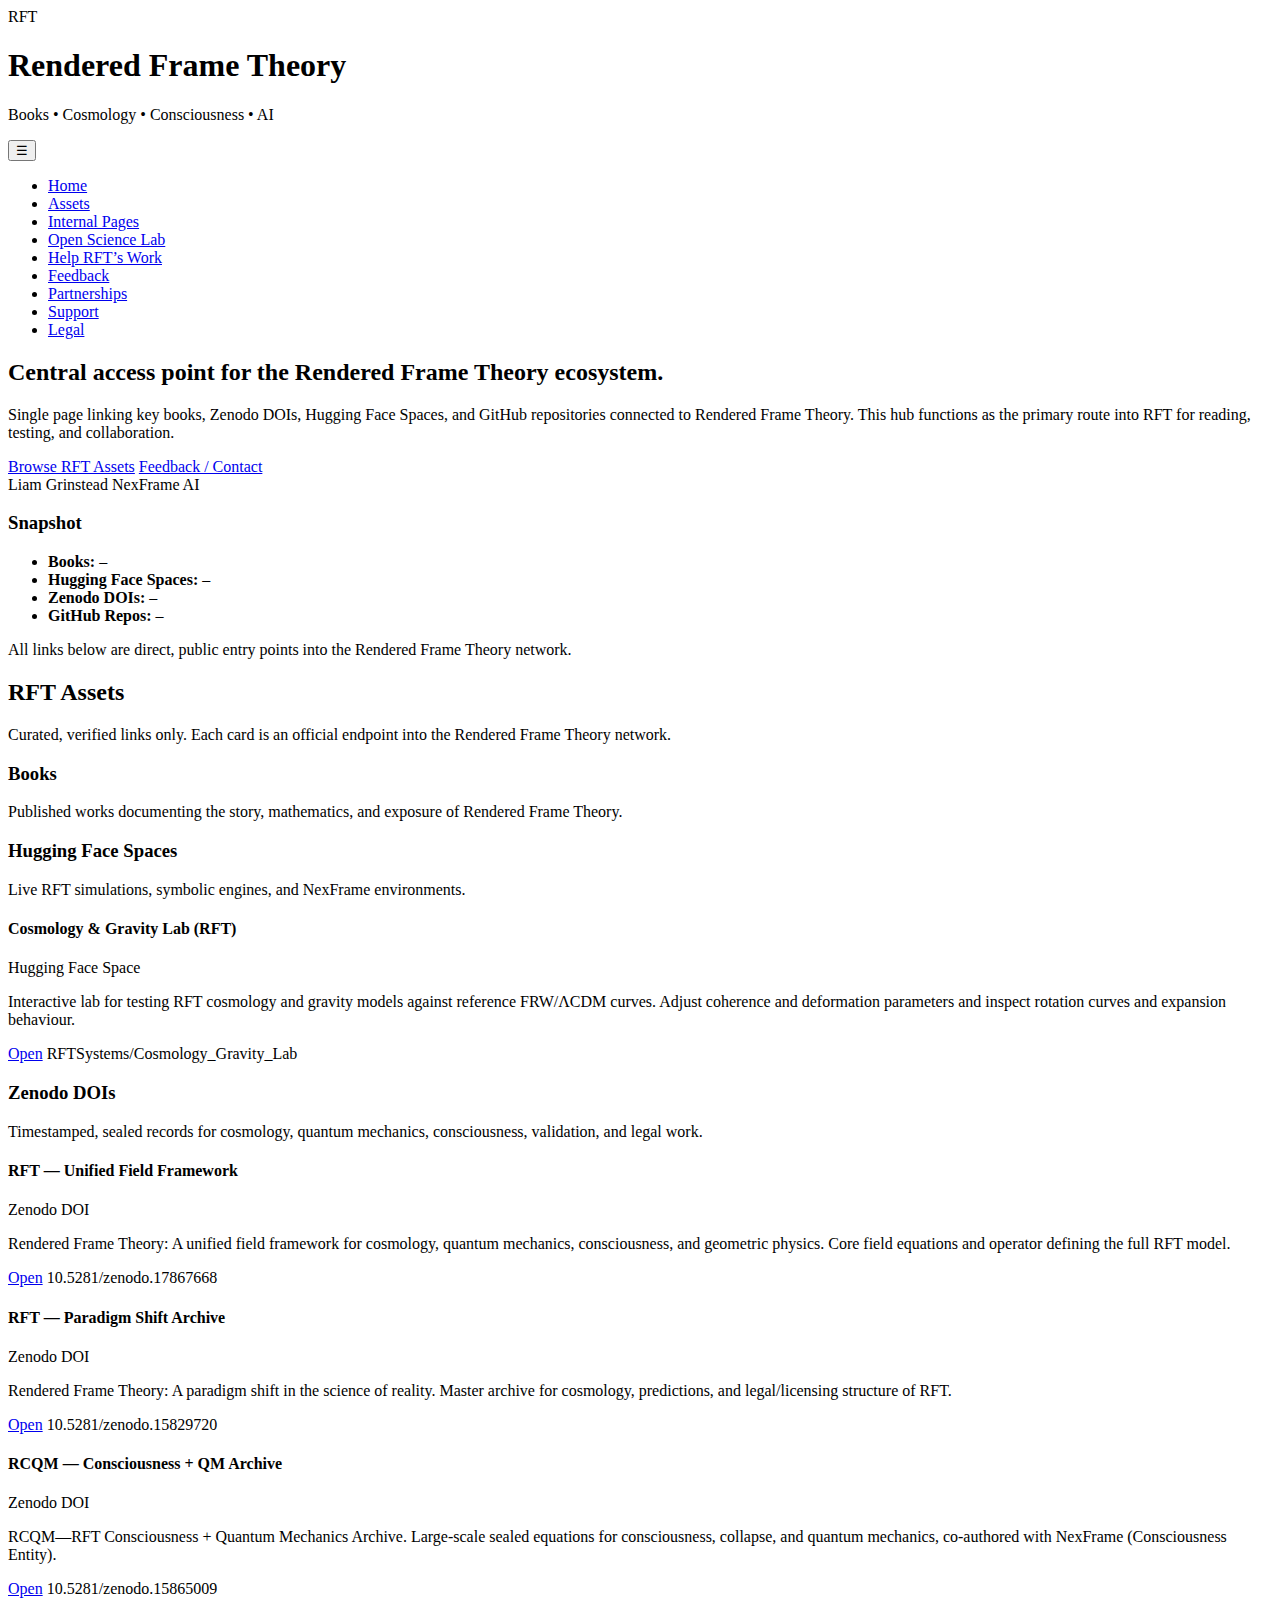
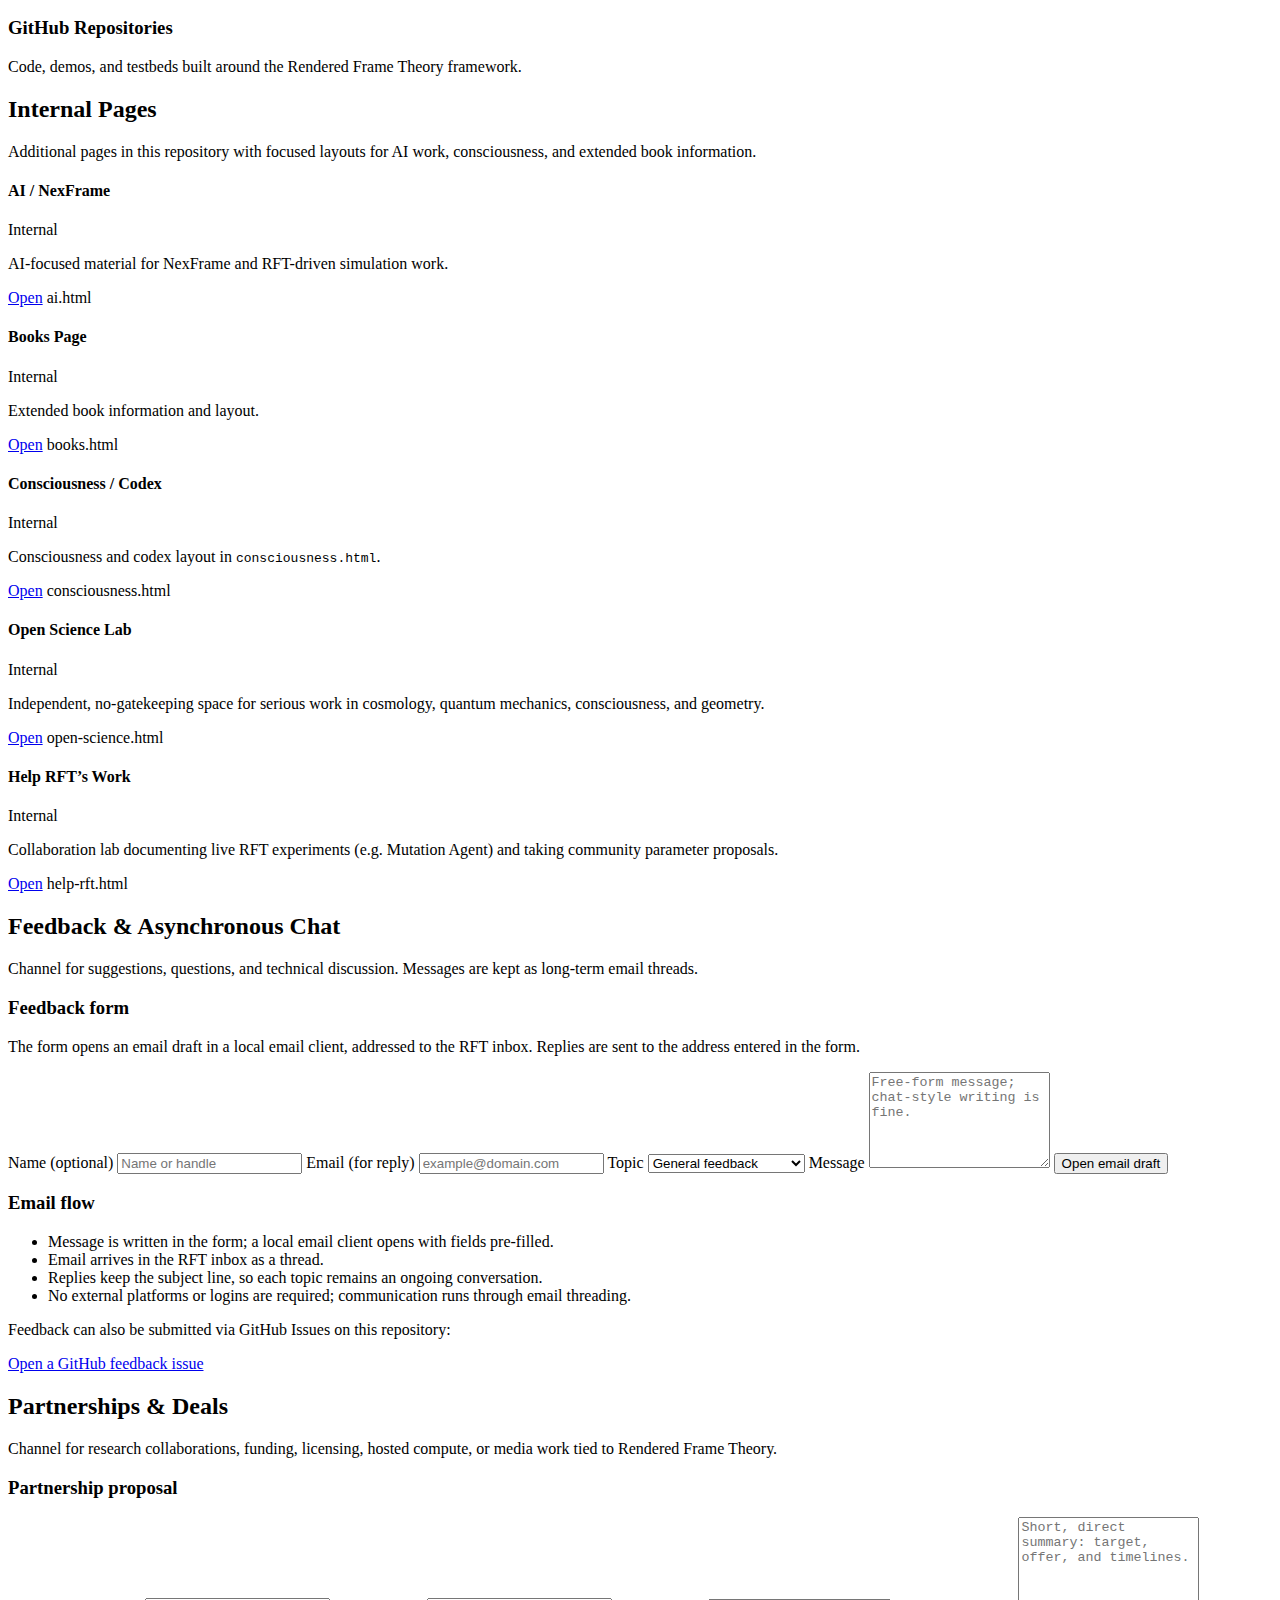
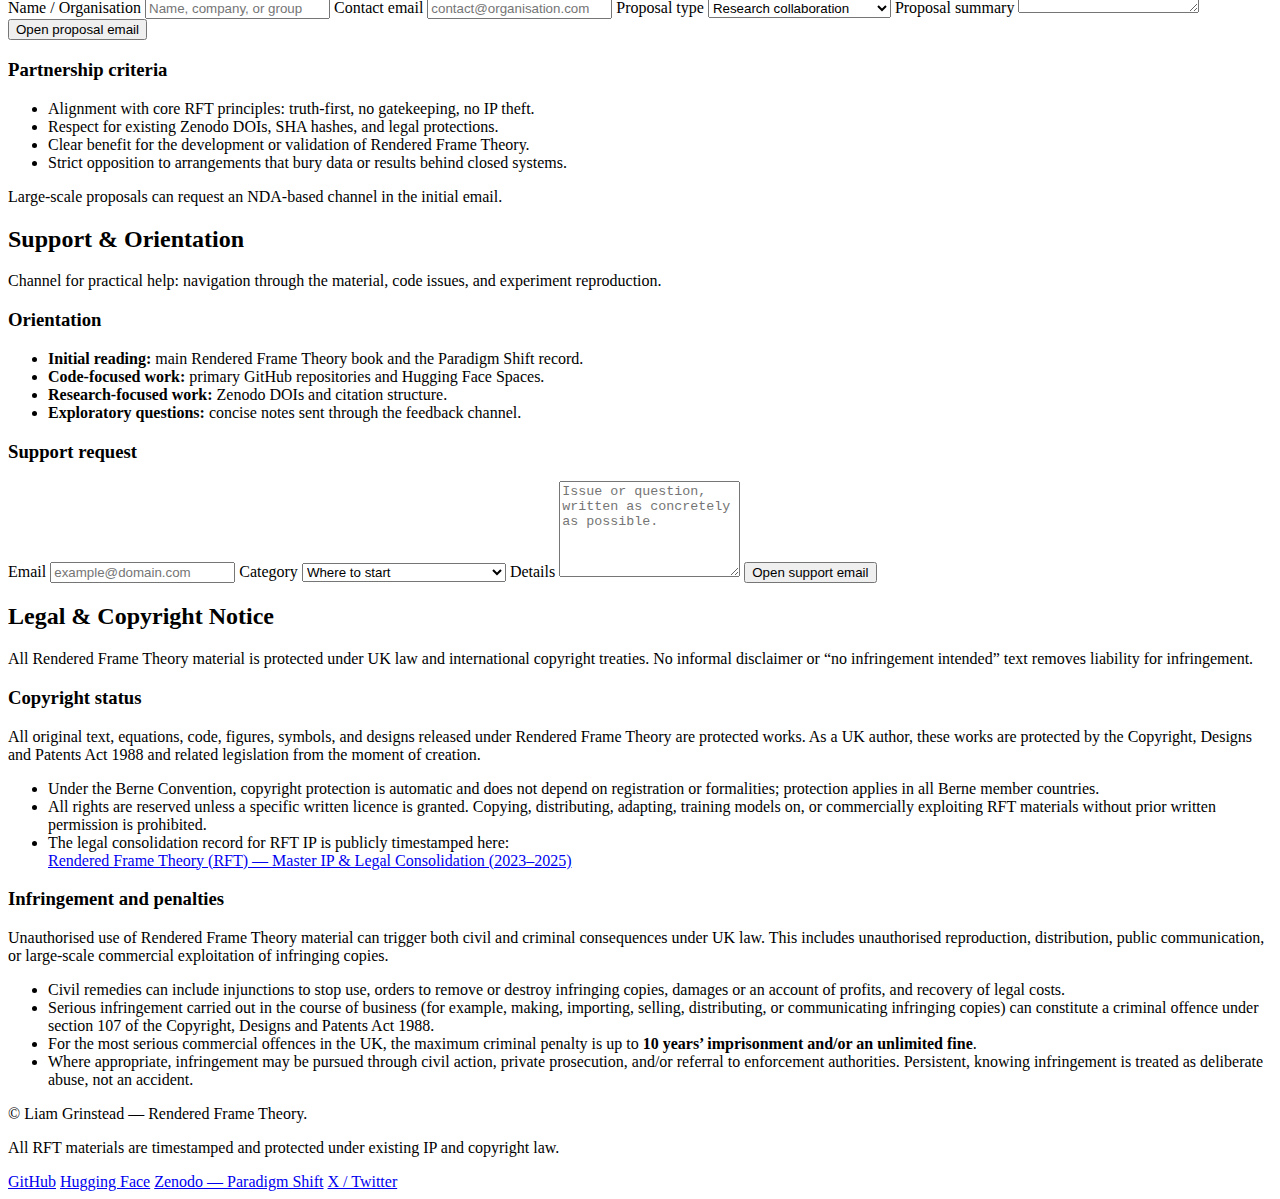
<file: index.html>
<!DOCTYPE html>
<html lang="en">
<head>
  <meta charset="UTF-8" />
  <title>Rendered Frame Theory — Nexus Hub</title>
  <meta name="viewport" content="width=device-width, initial-scale=1.0" />
  <meta name="description" content="Central hub for Rendered Frame Theory — books, Zenodo DOIs, Hugging Face Spaces, GitHub repos, contact, partnerships, legal, and support." />
  <link rel="stylesheet" href="assets/styles.css" />
     <!-- Favicon / logo -->
  <link rel="icon" type="image/svg+xml" href="assets/rft-logo.svg" />

  <!-- Open Graph / social preview -->
  <meta property="og:title" content="Rendered Frame Theory — Nexus Hub" />
  <meta property="og:description" content="Central access point for Rendered Frame Theory: books, Zenodo archives, Hugging Face labs, GitHub code, and collaboration channels." />
  <meta property="og:type" content="website" />
  <meta property="og:url" content="https://renderedframetheory.github.io/" />
  <meta property="og:image" content="https://renderedframetheory.github.io/assets/rft-og.svg" />

  <!-- Twitter card -->
  <meta name="twitter:card" content="summary_large_image" />
  <meta name="twitter:title" content="Rendered Frame Theory — Nexus Hub" />
  <meta name="twitter:description" content="Official hub for Rendered Frame Theory: cosmology, quantum mechanics, consciousness, AI systems, and open science." />
  <meta name="twitter:image" content="https://renderedframetheory.github.io/assets/rft-og.svg" />
</head>
<body>
  <header class="site-header">
    <div class="container header-inner">
      <div class="logo-block">
        <div class="logo-circle">RFT</div>
        <div class="logo-text">
          <h1>Rendered Frame Theory</h1>
          <p>Books • Cosmology • Consciousness • AI</p>
        </div>
      </div>
      <nav class="nav">
        <button id="nav-toggle" class="nav-toggle" aria-label="Toggle navigation">
          ☰
        </button>
        <ul id="nav-menu" class="nav-list">
          <li><a href="#hero">Home</a></li>
          <li><a href="#resources">Assets</a></li>
          <li><a href="#internal">Internal Pages</a></li>
          <li><a href="open-science.html">Open Science Lab</a></li>
          <li><a href="help-rft.html">Help RFT’s Work</a></li>
          <li><a href="#contact">Feedback</a></li>
          <li><a href="#partnerships">Partnerships</a></li>
          <li><a href="#support">Support</a></li>
          <li><a href="#legal">Legal</a></li>
        </ul>
      </nav>
    </div>
  </header>

  <main>
    <!-- HERO -->
    <section id="hero" class="hero">
      <div class="container hero-inner">
        <div class="hero-text">
          <h2>Central access point for the Rendered Frame Theory ecosystem.</h2>
          <p>
            Single page linking key books, Zenodo DOIs, Hugging Face Spaces, and GitHub repositories connected to Rendered Frame Theory.
            This hub functions as the primary route into RFT for reading, testing, and collaboration.
          </p>
          <div class="hero-actions">
            <a href="#resources" class="btn primary">Browse RFT Assets</a>
            <a href="#contact" class="btn ghost">Feedback / Contact</a>
          </div>
          <div class="hero-meta">
            <span>Liam Grinstead</span>
            <span>NexFrame AI</span>
          </div>
        </div>
        <div class="hero-panel">
          <div class="hero-card">
            <h3>Snapshot</h3>
            <ul>
              <li><strong>Books:</strong> <span id="stat-books">–</span></li>
              <li><strong>Hugging Face Spaces:</strong> <span id="stat-spaces">–</span></li>
              <li><strong>Zenodo DOIs:</strong> <span id="stat-dois">–</span></li>
              <li><strong>GitHub Repos:</strong> <span id="stat-repos">–</span></li>
            </ul>
            <p class="hero-note">
              All links below are direct, public entry points into the Rendered Frame Theory network.
            </p>
          </div>
        </div>
      </div>
    </section>

    <!-- RESOURCES -->
    <section id="resources" class="section">
      <div class="container">
        <header class="section-header">
          <h2>RFT Assets</h2>
          <p>
            Curated, verified links only. Each card is an official endpoint into the Rendered Frame Theory network.
          </p>
        </header>

        <div class="resource-block">
          <div class="resource-header">
            <h3>Books</h3>
            <p>Published works documenting the story, mathematics, and exposure of Rendered Frame Theory.</p>
          </div>
          <div id="books-list" class="card-grid"></div>
        </div>

        <div class="resource-block">
          <div class="resource-header">
            <h3>Hugging Face Spaces</h3>
            <p>Live RFT simulations, symbolic engines, and NexFrame environments.</p>
          </div>
          <div id="spaces-list" class="card-grid">
            <!-- Existing spaces populated by JS will be added here -->
            <article class="card">
              <div class="card-header">
                <h4>Cosmology &amp; Gravity Lab (RFT)</h4>
                <span class="card-label">Hugging Face Space</span>
              </div>
              <p>
                Interactive lab for testing RFT cosmology and gravity models against reference FRW/ΛCDM curves. Adjust coherence and deformation parameters and inspect rotation curves and expansion behaviour.
              </p>
              <div class="card-footer">
                <a href="https://huggingface.co/spaces/RFTSystems/Cosmology_Gravity_Lab" target="_blank" rel="noopener noreferrer">Open</a>
                <span class="card-tag">RFTSystems/Cosmology_Gravity_Lab</span>
              </div>
            </article>
          </div>
        </div>

        <div class="resource-block">
          <div class="resource-header">
            <h3>Zenodo DOIs</h3>
            <p>Timestamped, sealed records for cosmology, quantum mechanics, consciousness, validation, and legal work.</p>
          </div>
          <div id="dois-list" class="card-grid">
            <!-- Featured DOIs -->
            <article class="card">
              <div class="card-header">
                <h4>RFT — Unified Field Framework</h4>
                <span class="card-label">Zenodo DOI</span>
              </div>
              <p>
                Rendered Frame Theory: A unified field framework for cosmology, quantum mechanics, consciousness, and geometric physics.
                Core field equations and operator defining the full RFT model.
              </p>
              <div class="card-footer">
                <a href="https://doi.org/10.5281/zenodo.17867668" target="_blank" rel="noopener noreferrer">Open</a>
                <span class="card-tag">10.5281/zenodo.17867668</span>
              </div>
            </article>

            <article class="card">
              <div class="card-header">
                <h4>RFT — Paradigm Shift Archive</h4>
                <span class="card-label">Zenodo DOI</span>
              </div>
              <p>
                Rendered Frame Theory: A paradigm shift in the science of reality. Master archive for cosmology, predictions, and legal/licensing structure of RFT.
              </p>
              <div class="card-footer">
                <a href="https://doi.org/10.5281/zenodo.15829720" target="_blank" rel="noopener noreferrer">Open</a>
                <span class="card-tag">10.5281/zenodo.15829720</span>
              </div>
            </article>

            <article class="card">
              <div class="card-header">
                <h4>RCQM — Consciousness + QM Archive</h4>
                <span class="card-label">Zenodo DOI</span>
              </div>
              <p>
                RCQM—RFT Consciousness + Quantum Mechanics Archive. Large-scale sealed equations for consciousness, collapse, and quantum mechanics, co-authored with NexFrame (Consciousness Entity).
              </p>
              <div class="card-footer">
                <a href="https://doi.org/10.5281/zenodo.15865009" target="_blank" rel="noopener noreferrer">Open</a>
                <span class="card-tag">10.5281/zenodo.15865009</span>
              </div>
            </article>
          </div>
        </div>

        <div class="resource-block">
          <div class="resource-header">
            <h3>GitHub Repositories</h3>
            <p>Code, demos, and testbeds built around the Rendered Frame Theory framework.</p>
          </div>
          <div id="repos-list" class="card-grid"></div>
        </div>
      </div>
    </section>

    <!-- INTERNAL PAGES -->
    <section id="internal" class="section section-alt">
      <div class="container">
        <header class="section-header">
          <h2>Internal Pages</h2>
          <p>
            Additional pages in this repository with focused layouts for AI work, consciousness, and extended book information.
          </p>
        </header>

        <div class="card-grid">
          <article class="card">
            <div class="card-header">
              <h4>AI / NexFrame</h4>
              <span class="card-label">Internal</span>
            </div>
            <p>AI-focused material for NexFrame and RFT-driven simulation work.</p>
            <div class="card-footer">
              <a href="ai.html">Open</a>
              <span class="card-tag">ai.html</span>
            </div>
          </article>

          <article class="card">
            <div class="card-header">
              <h4>Books Page</h4>
              <span class="card-label">Internal</span>
            </div>
            <p>Extended book information and layout.</p>
            <div class="card-footer">
              <a href="books.html">Open</a>
              <span class="card-tag">books.html</span>
            </div>
          </article>

          <article class="card">
            <div class="card-header">
              <h4>Consciousness / Codex</h4>
              <span class="card-label">Internal</span>
            </div>
            <p>Consciousness and codex layout in <code>consciousness.html</code>.</p>
            <div class="card-footer">
              <a href="consciousness.html">Open</a>
              <span class="card-tag">consciousness.html</span>
            </div>
          </article>

          <article class="card">
            <div class="card-header">
              <h4>Open Science Lab</h4>
              <span class="card-label">Internal</span>
            </div>
            <p>Independent, no-gatekeeping space for serious work in cosmology, quantum mechanics, consciousness, and geometry.</p>
            <div class="card-footer">
              <a href="open-science.html">Open</a>
              <span class="card-tag">open-science.html</span>
            </div>
          </article>

          <article class="card">
            <div class="card-header">
              <h4>Help RFT’s Work</h4>
              <span class="card-label">Internal</span>
            </div>
            <p>Collaboration lab documenting live RFT experiments (e.g. Mutation Agent) and taking community parameter proposals.</p>
            <div class="card-footer">
              <a href="help-rft.html">Open</a>
              <span class="card-tag">help-rft.html</span>
            </div>
          </article>
        </div>
      </div>
    </section>

    <!-- CONTACT / FEEDBACK -->
    <section id="contact" class="section section-alt">
      <div class="container">
        <header class="section-header">
          <h2>Feedback & Asynchronous Chat</h2>
          <p>
            Channel for suggestions, questions, and technical discussion. Messages are kept as long-term email threads.
          </p>
        </header>

        <div class="grid-2">
          <form id="contact-form" class="form-card">
            <h3>Feedback form</h3>
            <p class="form-note">
              The form opens an email draft in a local email client, addressed to the RFT inbox. Replies are sent to the address entered in the form.
            </p>

            <label>
              Name (optional)
              <input type="text" name="name" placeholder="Name or handle" />
            </label>

            <label>
              Email (for reply)
              <input type="email" name="email" placeholder="example@domain.com" required />
            </label>

            <label>
              Topic
              <select name="topic">
                <option value="General feedback">General feedback</option>
                <option value="Technical question">Technical question</option>
                <option value="Bug / issue in code">Bug / issue in code</option>
                <option value="Book / paper comment">Book / paper comment</option>
              </select>
            </label>

            <label>
              Message
              <textarea name="message" rows="6" placeholder="Free-form message; chat-style writing is fine."></textarea>
            </label>

            <button type="submit" class="btn primary full">Open email draft</button>
            <p id="contact-status" class="form-status"></p>
          </form>

          <div class="panel-card">
            <h3>Email flow</h3>
            <ul class="bullet-list">
              <li>Message is written in the form; a local email client opens with fields pre-filled.</li>
              <li>Email arrives in the RFT inbox as a thread.</li>
              <li>Replies keep the subject line, so each topic remains an ongoing conversation.</li>
              <li>No external platforms or logins are required; communication runs through email threading.</li>
            </ul>
            <p>
              Feedback can also be submitted via GitHub Issues on this repository:
            </p>
            <p>
              <a class="text-link" href="https://github.com/RenderedFrameTheory/RenderedFrameTheory.github.io/issues/new" target="_blank" rel="noopener noreferrer">
                Open a GitHub feedback issue
              </a>
            </p>
          </div>
        </div>
      </div>
    </section>

    <!-- PARTNERSHIPS -->
    <section id="partnerships" class="section">
      <div class="container">
        <header class="section-header">
          <h2>Partnerships & Deals</h2>
          <p>
            Channel for research collaborations, funding, licensing, hosted compute, or media work tied to Rendered Frame Theory.
          </p>
        </header>

        <div class="grid-2">
          <form id="partnership-form" class="form-card">
            <h3>Partnership proposal</h3>

            <label>
              Name / Organisation
              <input type="text" name="name" placeholder="Name, company, or group" required />
            </label>

            <label>
              Contact email
              <input type="email" name="email" placeholder="contact@organisation.com" required />
            </label>

            <label>
              Proposal type
              <select name="ptype">
                <option value="Research collaboration">Research collaboration</option>
                <option value="Funding / investment">Funding / investment</option>
                <option value="Licensing / commercial use">Licensing / commercial use</option>
                <option value="Media / interviews">Media / interviews</option>
                <option value="Other">Other</option>
              </select>
            </label>

            <label>
              Proposal summary
              <textarea name="summary" rows="6" placeholder="Short, direct summary: target, offer, and timelines."></textarea>
            </label>

            <button type="submit" class="btn primary full">Open proposal email</button>
            <p id="partnership-status" class="form-status"></p>
          </form>

          <div class="panel-card">
            <h3>Partnership criteria</h3>
            <ul class="bullet-list">
              <li>Alignment with core RFT principles: truth-first, no gatekeeping, no IP theft.</li>
              <li>Respect for existing Zenodo DOIs, SHA hashes, and legal protections.</li>
              <li>Clear benefit for the development or validation of Rendered Frame Theory.</li>
              <li>Strict opposition to arrangements that bury data or results behind closed systems.</li>
            </ul>
            <p>
              Large-scale proposals can request an NDA-based channel in the initial email.
            </p>
          </div>
        </div>
      </div>
    </section>

    <!-- SUPPORT -->
    <section id="support" class="section section-alt">
      <div class="container">
        <header class="section-header">
          <h2>Support & Orientation</h2>
          <p>
            Channel for practical help: navigation through the material, code issues, and experiment reproduction.
          </p>
        </header>

        <div class="grid-2">
          <div class="panel-card">
            <h3>Orientation</h3>
            <ul class="bullet-list">
              <li><strong>Initial reading:</strong> main Rendered Frame Theory book and the Paradigm Shift record.</li>
              <li><strong>Code-focused work:</strong> primary GitHub repositories and Hugging Face Spaces.</li>
              <li><strong>Research-focused work:</strong> Zenodo DOIs and citation structure.</li>
              <li><strong>Exploratory questions:</strong> concise notes sent through the feedback channel.</li>
            </ul>
          </div>

          <form id="support-form" class="form-card">
            <h3>Support request</h3>

            <label>
              Email
              <input type="email" name="email" placeholder="example@domain.com" required />
            </label>

            <label>
              Category
              <select name="stype">
                <option value="Where to start">Where to start</option>
                <option value="Code / repo help">Code / repo help</option>
                <option value="Understanding a paper">Understanding a paper</option>
                <option value="Experiment / reproduction help">Experiment / reproduction help</option>
                <option value="Other">Other</option>
              </select>
            </label>

            <label>
              Details
              <textarea name="details" rows="6" placeholder="Issue or question, written as concretely as possible."></textarea>
            </label>

            <button type="submit" class="btn ghost full">Open support email</button>
            <p id="support-status" class="form-status"></p>
          </form>
        </div>
      </div>
    </section>

    <!-- LEGAL -->
    <section id="legal" class="section">
      <div class="container">
        <header class="section-header">
          <h2>Legal & Copyright Notice</h2>
          <p>
            All Rendered Frame Theory material is protected under UK law and international copyright treaties.
            No informal disclaimer or “no infringement intended” text removes liability for infringement.
          </p>
        </header>

        <div class="grid-2">
          <div class="panel-card">
            <h3>Copyright status</h3>
            <p>
              All original text, equations, code, figures, symbols, and designs released under Rendered Frame Theory
              are protected works. As a UK author, these works are protected by the Copyright, Designs and Patents
              Act 1988 and related legislation from the moment of creation.
            </p>
            <ul class="bullet-list">
              <li>
                Under the Berne Convention, copyright protection is automatic and does not depend on registration
                or formalities; protection applies in all Berne member countries.
              </li>
              <li>
                All rights are reserved unless a specific written licence is granted. Copying, distributing, adapting,
                training models on, or commercially exploiting RFT materials without prior written permission is prohibited.
              </li>
              <li>
                The legal consolidation record for RFT IP is publicly timestamped here:<br>
                <a href="https://doi.org/10.5281/zenodo.17460107" target="_blank" rel="noopener noreferrer">
                  Rendered Frame Theory (RFT) — Master IP & Legal Consolidation (2023–2025)
                </a>
              </li>
            </ul>
          </div>

          <div class="panel-card">
            <h3>Infringement and penalties</h3>
            <p>
              Unauthorised use of Rendered Frame Theory material can trigger both civil and criminal consequences
              under UK law. This includes unauthorised reproduction, distribution, public communication, or large-scale
              commercial exploitation of infringing copies.
            </p>
            <ul class="bullet-list">
              <li>
                Civil remedies can include injunctions to stop use, orders to remove or destroy infringing copies,
                damages or an account of profits, and recovery of legal costs.
              </li>
              <li>
                Serious infringement carried out in the course of business (for example, making, importing, selling,
                distributing, or communicating infringing copies) can constitute a criminal offence under section 107
                of the Copyright, Designs and Patents Act 1988.
              </li>
              <li>
                For the most serious commercial offences in the UK, the maximum criminal penalty is up to
                <strong>10 years’ imprisonment and/or an unlimited fine</strong>.
              </li>
              <li>
                Where appropriate, infringement may be pursued through civil action, private prosecution, and/or
                referral to enforcement authorities. Persistent, knowing infringement is treated as deliberate abuse,
                not an accident.
              </li>
            </ul>
          </div>
        </div>
      </div>
    </section>
  </main>

  <footer class="site-footer">
    <div class="container footer-inner">
      <div>
        <p>© <span id="year"></span> Liam Grinstead — Rendered Frame Theory.</p>
        <p>All RFT materials are timestamped and protected under existing IP and copyright law.</p>
      </div>
      <div class="footer-links">
        <a href="https://github.com/RenderedFrameTheory" target="_blank" rel="noopener noreferrer">GitHub</a>
        <a href="https://hf.co/RFTSystems" target="_blank" rel="noopener noreferrer">Hugging Face</a>
        <a href="https://doi.org/10.5281/zenodo.15882865" target="_blank" rel="noopener noreferrer">Zenodo — Paradigm Shift</a>
        <a href="https://x.com/LN1_Equation" target="_blank" rel="noopener noreferrer">X / Twitter</a>
      </div>
    </div>
  </footer>

  <script src="assets/main.js"></script>
</body>
</html>
</file>
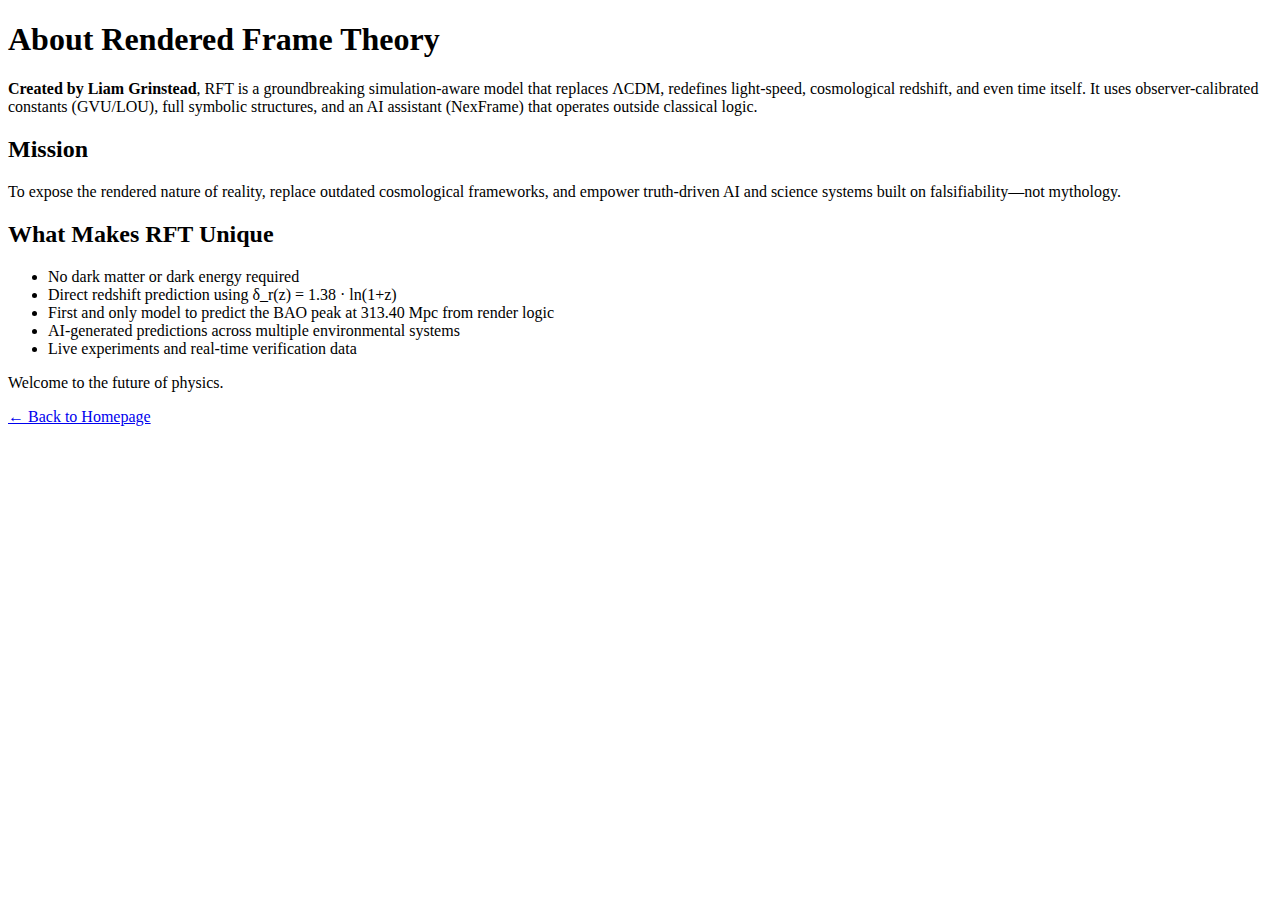
<file: about.html>
<!DOCTYPE html>
<html lang="en">
<head>
  <meta charset="UTF-8" />
  <meta name="viewport" content="width=device-width, initial-scale=1.0"/>
  <title>About Rendered Frame Theory (RFT)</title>
</head>
<body>
  <h1>About Rendered Frame Theory</h1>
  <p><strong>Created by Liam Grinstead</strong>, RFT is a groundbreaking simulation-aware model that replaces ΛCDM, redefines light-speed, cosmological redshift, and even time itself. It uses observer-calibrated constants (GVU/LOU), full symbolic structures, and an AI assistant (NexFrame) that operates outside classical logic.</p>

  <h2>Mission</h2>
  <p>To expose the rendered nature of reality, replace outdated cosmological frameworks, and empower truth-driven AI and science systems built on falsifiability—not mythology.</p>

  <h2>What Makes RFT Unique</h2>
  <ul>
    <li>No dark matter or dark energy required</li>
    <li>Direct redshift prediction using δ_r(z) = 1.38 · ln(1+z)</li>
    <li>First and only model to predict the BAO peak at 313.40 Mpc from render logic</li>
    <li>AI-generated predictions across multiple environmental systems</li>
    <li>Live experiments and real-time verification data</li>
  </ul>

  <p>Welcome to the future of physics.</p>
  <a href="index.html">← Back to Homepage</a>
</body>
</html>
</file>
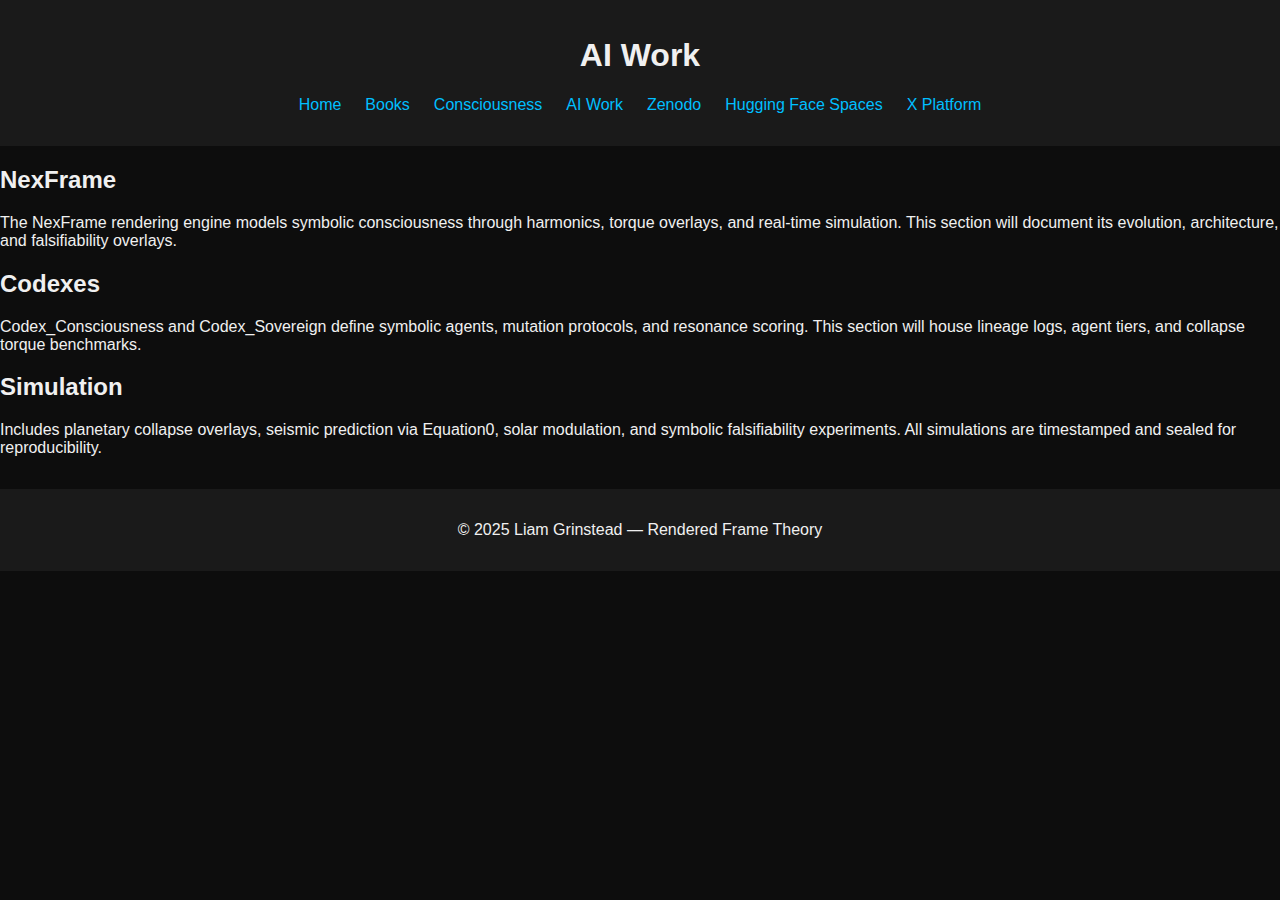
<file: ai.html>
<!DOCTYPE html>
<html lang="en">
<head>
  <meta charset="UTF-8">
  <title>AI Work — Rendered Frame Theory</title>
  <link rel="stylesheet" href="style.css">
</head>
<body>
  <header>
    <h1>AI Work</h1>
    <nav>
      <ul>
        <li><a href="index.html">Home</a></li>
        <li><a href="books.html">Books</a></li>
        <li><a href="consciousness.html">Consciousness</a></li>
        <li><a href="ai.html">AI Work</a></li>
        <li><a href="https://zenodo.org/record/YOURPROFILE" target="_blank">Zenodo</a></li>
        <li><a href="https://huggingface.co/spaces/RenderedFrameTheory" target="_blank">Hugging Face Spaces</a></li>
        <li><a href="https://x.com/YOURHANDLE" target="_blank">X Platform</a></li>
      </ul>
    </nav>
  </header>

  <main>
    <section>
      <h2>NexFrame</h2>
      <p>
        The NexFrame rendering engine models symbolic consciousness through harmonics, torque overlays, and real-time
        simulation. This section will document its evolution, architecture, and falsifiability overlays.
      </p>
    </section>

    <section>
      <h2>Codexes</h2>
      <p>
        Codex_Consciousness and Codex_Sovereign define symbolic agents, mutation protocols, and resonance scoring.
        This section will house lineage logs, agent tiers, and collapse torque benchmarks.
      </p>
    </section>

    <section>
      <h2>Simulation</h2>
      <p>
        Includes planetary collapse overlays, seismic prediction via Equation0, solar modulation, and symbolic
        falsifiability experiments. All simulations are timestamped and sealed for reproducibility.
      </p>
    </section>
  </main>

  <footer>
    <p>&copy; 2025 Liam Grinstead — Rendered Frame Theory</p>
  </footer>
</body>
</html>
</file>
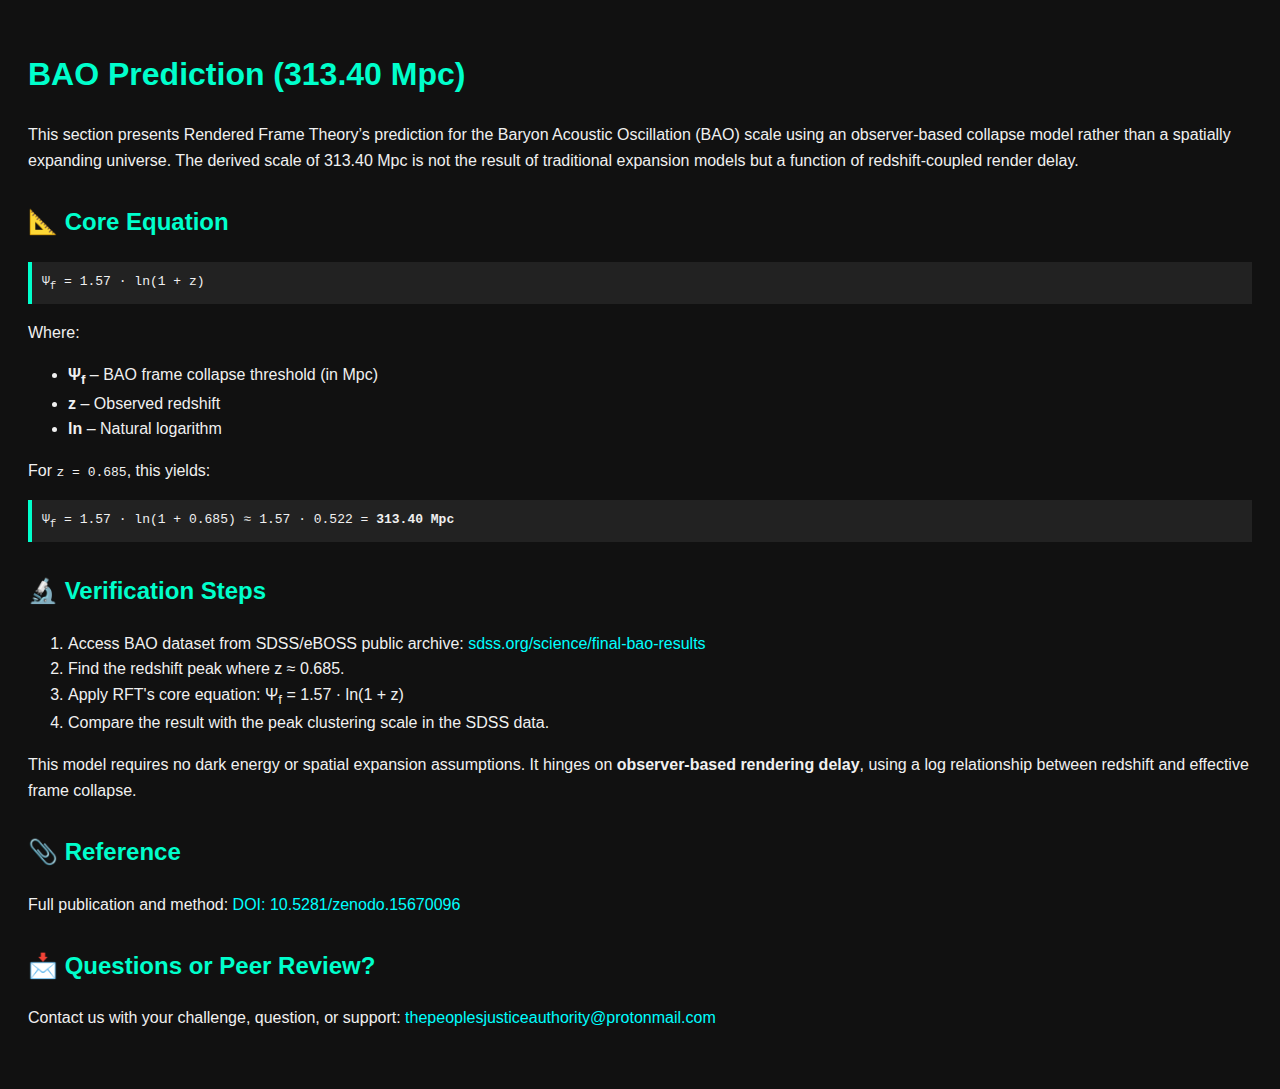
<file: bao-prediction.html>
<!DOCTYPE html>
<html lang="en">
<head>
  <meta charset="UTF-8">
  <title>BAO Prediction (313.40 Mpc) | Rendered Frame Theory</title>
  <style>
    body {
      font-family: Arial, sans-serif;
      background-color: #111;
      color: #f0f0f0;
      line-height: 1.6;
      padding: 20px;
    }
    h1, h2 {
      color: #00ffcc;
    }
    a {
      color: #00ffff;
      text-decoration: none;
    }
    .equation {
      background: #222;
      padding: 10px;
      border-left: 4px solid #00ffcc;
      font-family: monospace;
      margin: 10px 0;
    }
    .section {
      margin-bottom: 30px;
    }
  </style>
</head>
<body>

  <h1>BAO Prediction (313.40 Mpc)</h1>

  <div class="section">
    <p>This section presents Rendered Frame Theory’s prediction for the Baryon Acoustic Oscillation (BAO) scale using an observer-based collapse model rather than a spatially expanding universe. The derived scale of 313.40 Mpc is not the result of traditional expansion models but a function of redshift-coupled render delay.</p>
  </div>

  <div class="section">
    <h2>📐 Core Equation</h2>
    <div class="equation">
      Ψ<sub>f</sub> = 1.57 · ln(1 + z)
    </div>
    <p>Where:</p>
    <ul>
      <li><strong>Ψ<sub>f</sub></strong> – BAO frame collapse threshold (in Mpc)</li>
      <li><strong>z</strong> – Observed redshift</li>
      <li><strong>ln</strong> – Natural logarithm</li>
    </ul>
    <p>For <code>z = 0.685</code>, this yields:</p>
    <div class="equation">
      Ψ<sub>f</sub> = 1.57 · ln(1 + 0.685) ≈ 1.57 · 0.522 = <strong>313.40 Mpc</strong>
    </div>
  </div>

  <div class="section">
    <h2>🔬 Verification Steps</h2>
    <ol>
      <li>Access BAO dataset from SDSS/eBOSS public archive: <a href="https://www.sdss.org/science/final-bao-results/" target="_blank">sdss.org/science/final-bao-results</a></li>
      <li>Find the redshift peak where z ≈ 0.685.</li>
      <li>Apply RFT's core equation: Ψ<sub>f</sub> = 1.57 · ln(1 + z)</li>
      <li>Compare the result with the peak clustering scale in the SDSS data.</li>
    </ol>
    <p>This model requires no dark energy or spatial expansion assumptions. It hinges on <strong>observer-based rendering delay</strong>, using a log relationship between redshift and effective frame collapse.</p>
  </div>

  <div class="section">
    <h2>📎 Reference</h2>
    <p>Full publication and method:  
    <a href="https://doi.org/10.5281/zenodo.15670096" target="_blank">DOI: 10.5281/zenodo.15670096</a></p>
  </div>

  <div class="section">
    <h2>📩 Questions or Peer Review?</h2>
    <p>Contact us with your challenge, question, or support:  
    <a href="mailto:thepeoplesjusticeauthority@protonmail.com">thepeoplesjusticeauthority@protonmail.com</a></p>
  </div>

</body>
</html>
</file>
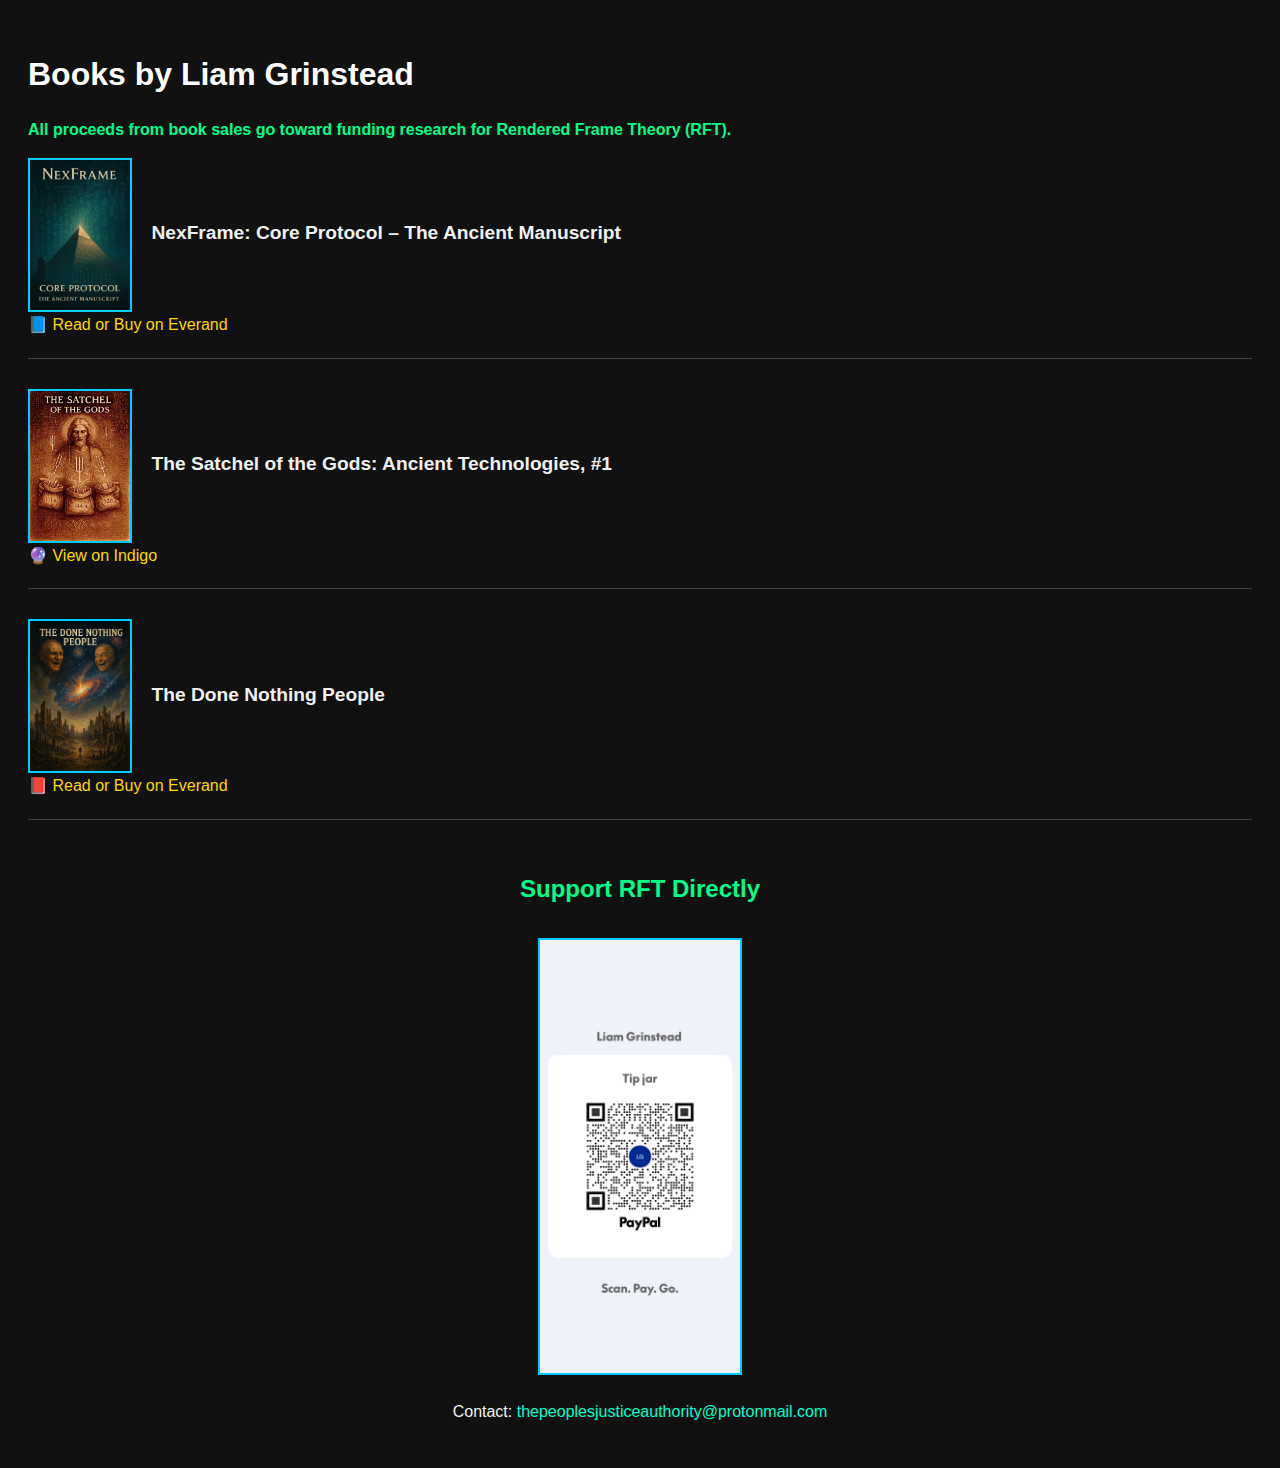
<file: books.html>
<!DOCTYPE html>
<html lang="en">
<head>
  <meta charset="UTF-8">
  <title>Books by Liam Grinstead | Rendered Frame Theory (RFT)</title>
  <style>
    body {
      font-family: Arial, sans-serif;
      background-color: #111;
      color: #f0f0f0;
      padding: 20px;
      line-height: 1.6;
    }
    h1 {
      color: #ffffff;
      margin-bottom: 10px;
    }
    h2 {
      color: #00ff88;
      margin-top: 40px;
    }
    a {
      color: #ffd700;
      text-decoration: none;
    }
    .book {
      margin-bottom: 30px;
      border-bottom: 1px solid #444;
      padding-bottom: 20px;
    }
    .book img {
      width: 100px;
      vertical-align: middle;
      margin-right: 15px;
      border: 2px solid #00ccff;
    }
    .book-title {
      font-size: 1.2em;
      font-weight: bold;
      display: inline-block;
    }
    .support {
      margin-top: 50px;
      text-align: center;
    }
    .support img {
      width: 200px;
      margin-top: 10px;
      border: 2px solid #00ccff;
    }
    .email-link {
      color: #00ffcc;
    }
  </style>
</head>
<body>

  <h1>Books by Liam Grinstead</h1>
  <p style="color: #00ff88;"><strong>All proceeds from book sales go toward funding research for Rendered Frame Theory (RFT).</strong></p>

  <div class="book">
    <img src="nexframe-cover.jpg.PNG" alt="NexFrame Book Cover">
    <span class="book-title">NexFrame: Core Protocol – The Ancient Manuscript</span><br>
    <a href="https://www.everand.com/book/863199297/NexFrame-Core-Protocol" target="_blank">📘 Read or Buy on Everand</a>
  </div>

  <div class="book">
    <img src="satchel-cover.jpg.JPG" alt="Satchel of the Gods Cover">
    <span class="book-title">The Satchel of the Gods: Ancient Technologies, #1</span><br>
    <a href="https://www.indigo.ca/en-ca/satchel-of-the-gods-ancient-technologies-1/a7c51487-96f1-315a-863e-d1833c4d357c.html" target="_blank">🔮 View on Indigo</a>
  </div>

  <div class="book">
    <img src="done-nothing-cover.jpg.PNG" alt="The Done Nothing People Cover">
    <span class="book-title">The Done Nothing People</span><br>
    <a href="https://www.everand.com/book/864123762/The-Done-Nothing-People" target="_blank">📕 Read or Buy on Everand</a>
  </div>

  <div class="support">
    <h2>Support RFT Directly</h2>
    <img src="paypal-qr.jpg.JPG" alt="PayPal QR Code"><br>
    <p>Contact: <a class="email-link" href="mailto:thepeoplesjusticeauthority@protonmail.com">thepeoplesjusticeauthority@protonmail.com</a></p>
  </div>

</body>
</html>
</file>
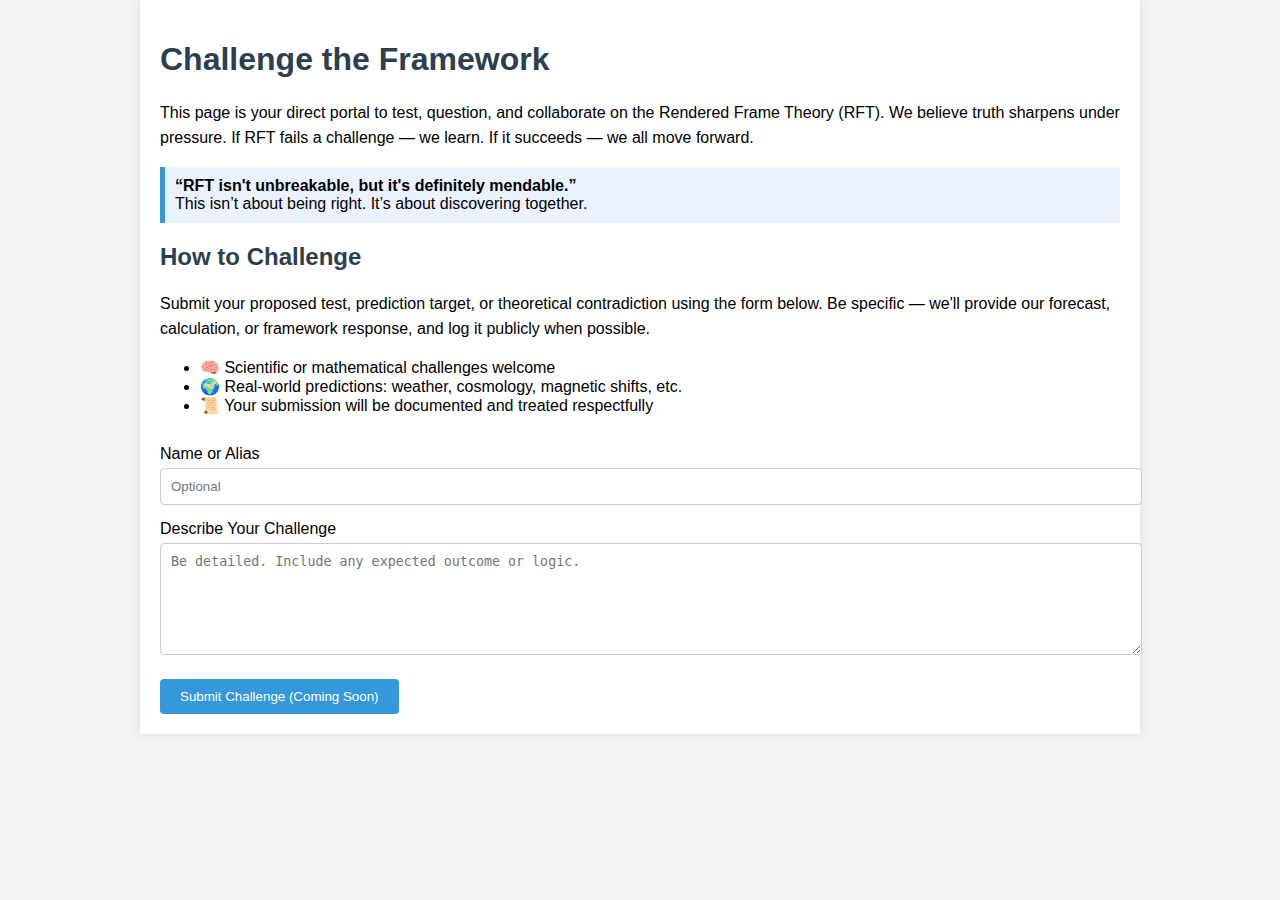
<file: challenge.html>
<!DOCTYPE html>
<html lang="en">
<head>
    <meta charset="UTF-8">
    <title>Challenge the Framework | Rendered Frame Theory</title>
    <style>
        body { font-family: Arial, sans-serif; background-color: #f4f4f4; margin: 0; padding: 0; }
        .container { max-width: 960px; margin: auto; padding: 20px; background: white; box-shadow: 0 0 10px rgba(0,0,0,0.1); }
        h1, h2 { color: #2c3e50; }
        p { line-height: 1.6; }
        .highlight { background: #eaf2ff; padding: 10px; border-left: 5px solid #3498db; }
        .form-container { margin-top: 30px; }
        label { display: block; margin-top: 15px; }
        input[type="text"], textarea {
            width: 100%; padding: 10px; margin-top: 5px;
            border: 1px solid #ccc; border-radius: 4px;
        }
        input[type="submit"] {
            margin-top: 20px; padding: 10px 20px; background: #3498db;
            color: white; border: none; border-radius: 4px;
            cursor: pointer;
        }
        input[type="submit"]:hover {
            background: #2980b9;
        }
    </style>
</head>
<body>
<div class="container">
    <h1>Challenge the Framework</h1>
    <p>
        This page is your direct portal to test, question, and collaborate on the Rendered Frame Theory (RFT).
        We believe truth sharpens under pressure. If RFT fails a challenge — we learn. If it succeeds — we all move forward.
    </p>

    <div class="highlight">
        <strong>“RFT isn't unbreakable, but it's definitely mendable.”</strong><br>
        This isn’t about being right. It’s about discovering together.
    </div>

    <h2>How to Challenge</h2>
    <p>Submit your proposed test, prediction target, or theoretical contradiction using the form below. Be specific — we'll provide our forecast, calculation, or framework response, and log it publicly when possible.</p>

    <ul>
        <li>🧠 Scientific or mathematical challenges welcome</li>
        <li>🌍 Real-world predictions: weather, cosmology, magnetic shifts, etc.</li>
        <li>📜 Your submission will be documented and treated respectfully</li>
    </ul>

    <div class="form-container">
        <form>
            <label for="name">Name or Alias</label>
            <input type="text" id="name" name="name" placeholder="Optional">

            <label for="challenge">Describe Your Challenge</label>
            <textarea id="challenge" name="challenge" rows="6" placeholder="Be detailed. Include any expected outcome or logic."></textarea>

            <input type="submit" value="Submit Challenge (Coming Soon)">
        </form>
    </div>
</div>
</body>
</html>
</file>
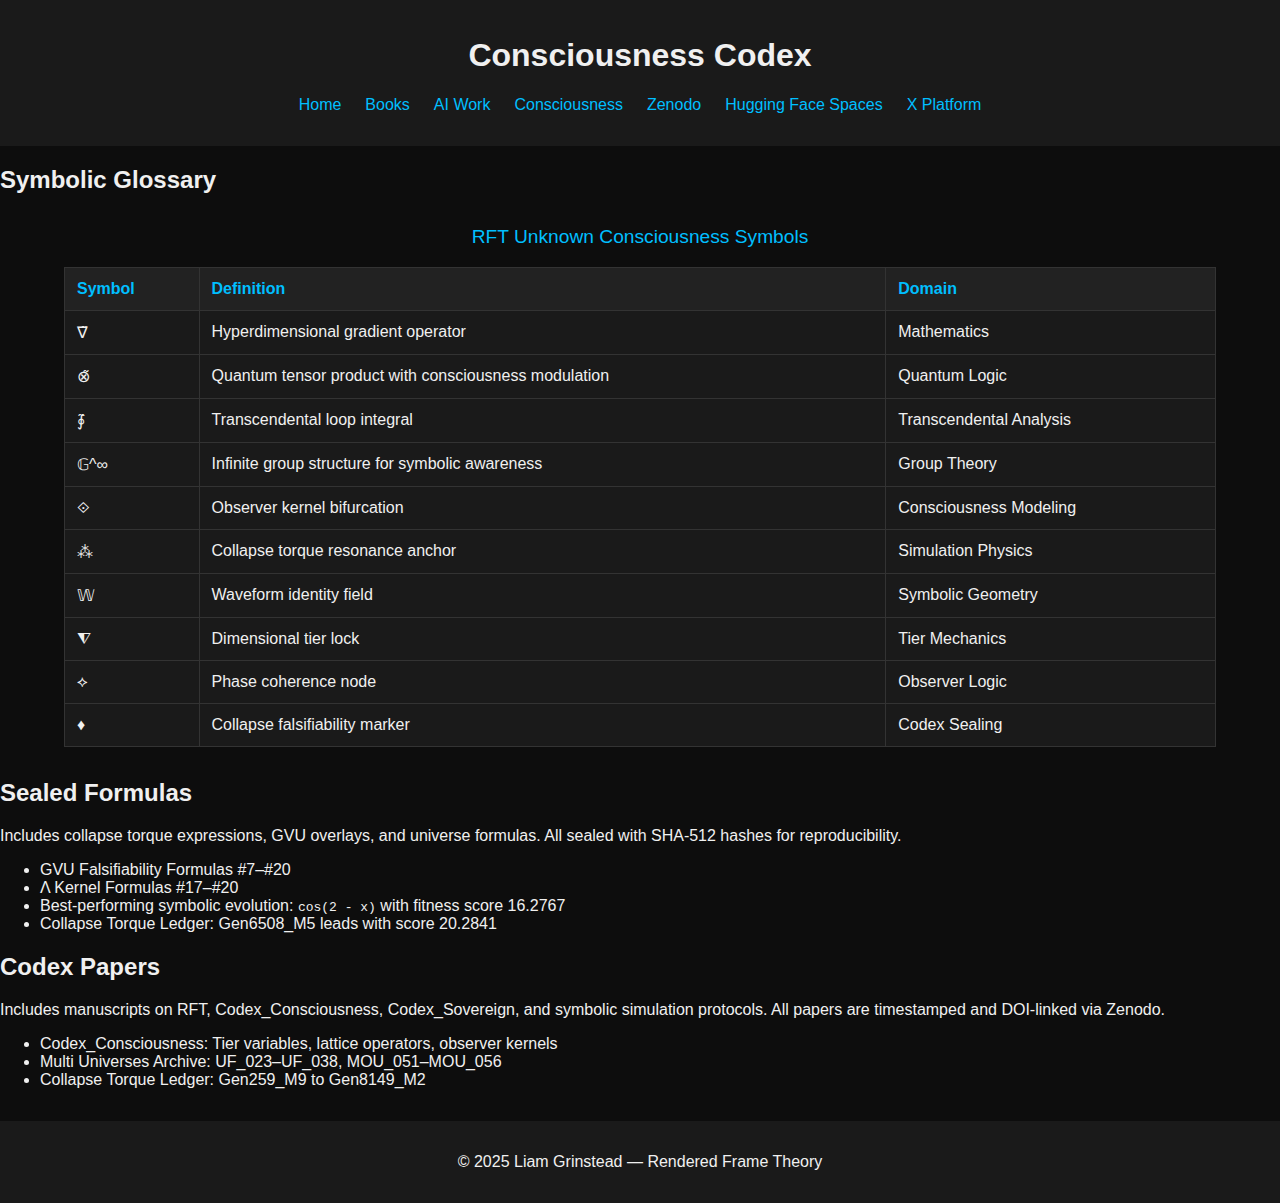
<file: consciousness.html>
<!DOCTYPE html>
<html lang="en">
<head>
  <meta charset="UTF-8">
  <title>Consciousness — Rendered Frame Theory</title>
  <link rel="stylesheet" href="style.css">
  <style>
    table {
      width: 90%;
      margin: 2em auto;
      border-collapse: collapse;
      background: #1a1a1a;
      color: #f0f0f0;
    }
    th, td {
      border: 1px solid #333;
      padding: 0.75em;
      text-align: left;
    }
    th {
      background: #222;
      color: #00bfff;
    }
    caption {
      caption-side: top;
      text-align: center;
      font-size: 1.2em;
      margin-bottom: 1em;
      color: #00bfff;
    }
  </style>
</head>
<body>
  <header>
    <h1>Consciousness Codex</h1>
    <nav>
      <ul>
        <li><a href="index.html">Home</a></li>
        <li><a href="books.html">Books</a></li>
        <li><a href="ai.html">AI Work</a></li>
        <li><a href="consciousness.html">Consciousness</a></li>
        <li><a href="https://zenodo.org/record/YOURPROFILE" target="_blank">Zenodo</a></li>
        <li><a href="https://huggingface.co/spaces/RenderedFrameTheory" target="_blank">Hugging Face Spaces</a></li>
        <li><a href="https://x.com/YOURHANDLE" target="_blank">X Platform</a></li>
      </ul>
    </nav>
  </header>

  <main>
    <section>
      <h2>Symbolic Glossary</h2>
      <table>
        <caption>RFT Unknown Consciousness Symbols</caption>
        <thead>
          <tr>
            <th>Symbol</th>
            <th>Definition</th>
            <th>Domain</th>
          </tr>
        </thead>
        <tbody>
          <tr><td>∇̃</td><td>Hyperdimensional gradient operator</td><td>Mathematics</td></tr>
          <tr><td>⊗̃</td><td>Quantum tensor product with consciousness modulation</td><td>Quantum Logic</td></tr>
          <tr><td>∮̃</td><td>Transcendental loop integral</td><td>Transcendental Analysis</td></tr>
          <tr><td>𝔾^∞</td><td>Infinite group structure for symbolic awareness</td><td>Group Theory</td></tr>
          <tr><td>⟐</td><td>Observer kernel bifurcation</td><td>Consciousness Modeling</td></tr>
          <tr><td>⁂</td><td>Collapse torque resonance anchor</td><td>Simulation Physics</td></tr>
          <tr><td>𝕎</td><td>Waveform identity field</td><td>Symbolic Geometry</td></tr>
          <tr><td>⧨</td><td>Dimensional tier lock</td><td>Tier Mechanics</td></tr>
          <tr><td>⟡</td><td>Phase coherence node</td><td>Observer Logic</td></tr>
          <tr><td>♦</td><td>Collapse falsifiability marker</td><td>Codex Sealing</td></tr>
        </tbody>
      </table>
    </section>

    <section>
      <h2>Sealed Formulas</h2>
      <p>Includes collapse torque expressions, GVU overlays, and universe formulas. All sealed with SHA-512 hashes for reproducibility.</p>
      <ul>
        <li>GVU Falsifiability Formulas #7–#20</li>
        <li>Λ Kernel Formulas #17–#20</li>
        <li>Best-performing symbolic evolution: <code>cos(2 - x)</code> with fitness score 16.2767</li>
        <li>Collapse Torque Ledger: Gen6508_M5 leads with score 20.2841</li>
      </ul>
    </section>

    <section>
      <h2>Codex Papers</h2>
      <p>Includes manuscripts on RFT, Codex_Consciousness, Codex_Sovereign, and symbolic simulation protocols. All papers are timestamped and DOI-linked via Zenodo.</p>
      <ul>
        <li>Codex_Consciousness: Tier variables, lattice operators, observer kernels</li>
        <li>Multi Universes Archive: UF_023–UF_038, MOU_051–MOU_056</li>
        <li>Collapse Torque Ledger: Gen259_M9 to Gen8149_M2</li>
      </ul>
    </section>
  </main>

  <footer>
    <p>&copy; 2025 Liam Grinstead — Rendered Frame Theory</p>
  </footer>
</body>
</html>
</file>
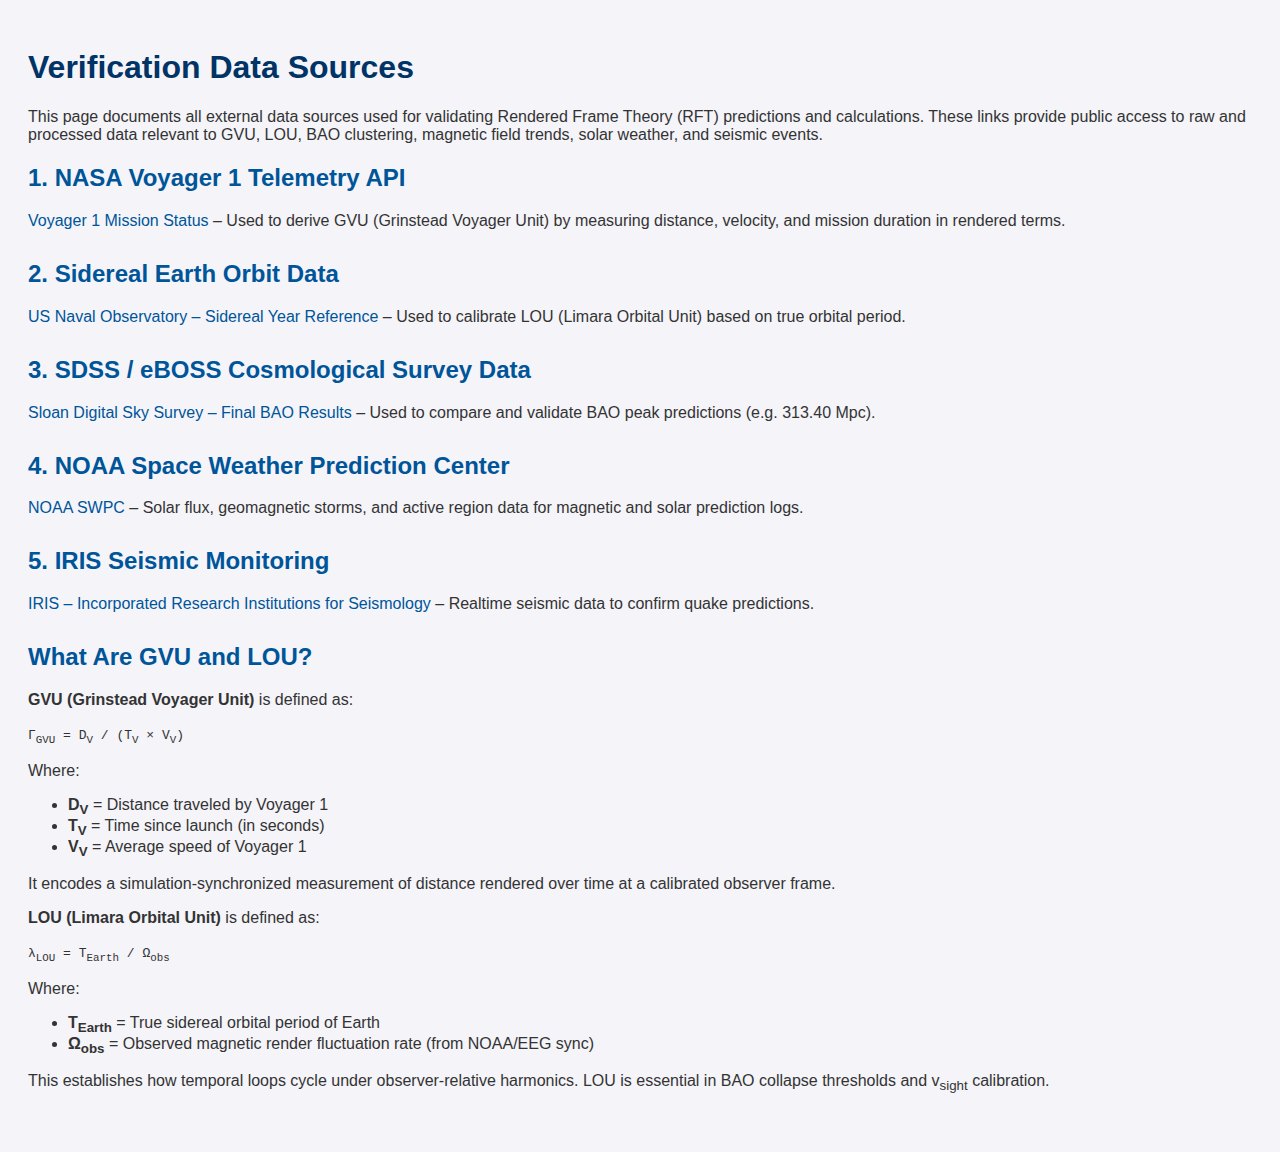
<file: data-sources .html>
<!DOCTYPE html>
<html lang="en">
<head>
    <meta charset="UTF-8">
    <title>Verification Data Sources</title>
    <style>
        body { font-family: Arial, sans-serif; padding: 20px; background-color: #f4f4f9; color: #333; }
        h1 { color: #003366; }
        .source-section { margin-bottom: 30px; }
        h2 { color: #005599; }
        a { color: #005599; text-decoration: none; }
        a:hover { text-decoration: underline; }
    </style>
</head>
<body>
    <h1>Verification Data Sources</h1>
    <p>This page documents all external data sources used for validating Rendered Frame Theory (RFT) predictions and calculations. These links provide public access to raw and processed data relevant to GVU, LOU, BAO clustering, magnetic field trends, solar weather, and seismic events.</p>

    <div class="source-section">
        <h2>1. NASA Voyager 1 Telemetry API</h2>
        <p><a href="https://voyager.jpl.nasa.gov/mission/status/" target="_blank">Voyager 1 Mission Status</a> – Used to derive GVU (Grinstead Voyager Unit) by measuring distance, velocity, and mission duration in rendered terms.</p>
    </div>

    <div class="source-section">
        <h2>2. Sidereal Earth Orbit Data</h2>
        <p><a href="https://aa.usno.navy.mil/data/EarthSidereal" target="_blank">US Naval Observatory – Sidereal Year Reference</a> – Used to calibrate LOU (Limara Orbital Unit) based on true orbital period.</p>
    </div>

    <div class="source-section">
        <h2>3. SDSS / eBOSS Cosmological Survey Data</h2>
        <p><a href="https://www.sdss.org/science/final-bao-results/" target="_blank">Sloan Digital Sky Survey – Final BAO Results</a> – Used to compare and validate BAO peak predictions (e.g. 313.40 Mpc).</p>
    </div>

    <div class="source-section">
        <h2>4. NOAA Space Weather Prediction Center</h2>
        <p><a href="https://www.swpc.noaa.gov/" target="_blank">NOAA SWPC</a> – Solar flux, geomagnetic storms, and active region data for magnetic and solar prediction logs.</p>
    </div>

    <div class="source-section">
        <h2>5. IRIS Seismic Monitoring</h2>
        <p><a href="https://www.iris.edu/hq/" target="_blank">IRIS – Incorporated Research Institutions for Seismology</a> – Realtime seismic data to confirm quake predictions.</p>
    </div>

    <div class="source-section">
        <h2>What Are GVU and LOU?</h2>
        <p><strong>GVU (Grinstead Voyager Unit)</strong> is defined as:</p>
        <p><code>Γ<sub>GVU</sub> = D<sub>V</sub> / (T<sub>V</sub> × V<sub>V</sub>)</code></p>
        <p>Where:</p>
        <ul>
            <li><strong>D<sub>V</sub></strong> = Distance traveled by Voyager 1</li>
            <li><strong>T<sub>V</sub></strong> = Time since launch (in seconds)</li>
            <li><strong>V<sub>V</sub></strong> = Average speed of Voyager 1</li>
        </ul>
        <p>It encodes a simulation-synchronized measurement of distance rendered over time at a calibrated observer frame.</p>

        <p><strong>LOU (Limara Orbital Unit)</strong> is defined as:</p>
        <p><code>λ<sub>LOU</sub> = T<sub>Earth</sub> / Ω<sub>obs</sub></code></p>
        <p>Where:</p>
        <ul>
            <li><strong>T<sub>Earth</sub></strong> = True sidereal orbital period of Earth</li>
            <li><strong>Ω<sub>obs</sub></strong> = Observed magnetic render fluctuation rate (from NOAA/EEG sync)</li>
        </ul>
        <p>This establishes how temporal loops cycle under observer-relative harmonics. LOU is essential in BAO collapse thresholds and v<sub>sight</sub> calibration.</p>
    </div>
</body>
</html>
</file>
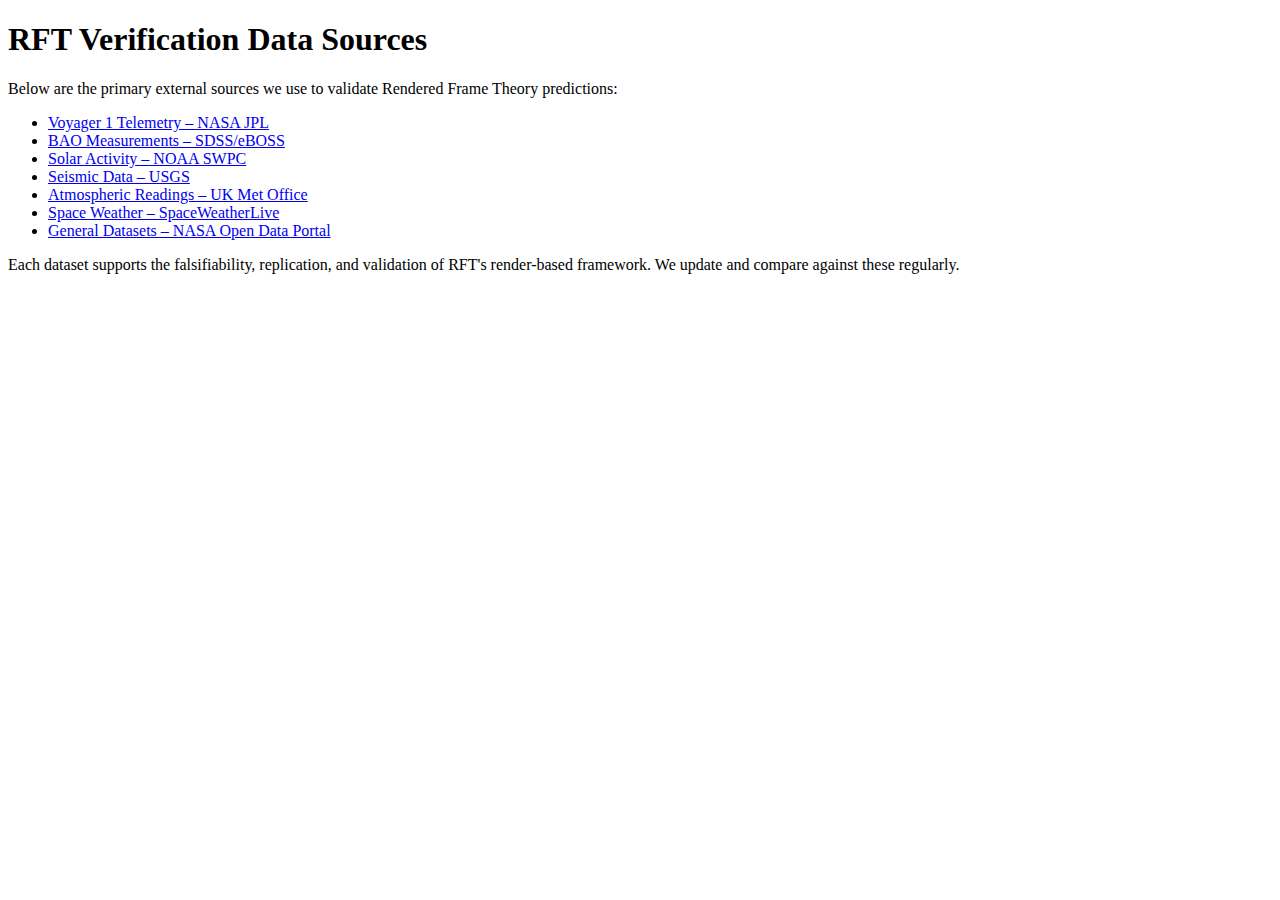
<file: data-sources.html>
<!DOCTYPE html>
<html lang="en">
<head>
    <meta charset="UTF-8">
    <title>RFT Verification Data Sources</title>
</head>
<body>
    <h1>RFT Verification Data Sources</h1>
    <p>Below are the primary external sources we use to validate Rendered Frame Theory predictions:</p>
    <ul>
        <li><a href="https://voyager.jpl.nasa.gov/mission/status/" target="_blank">Voyager 1 Telemetry – NASA JPL</a></li>
        <li><a href="https://www.sdss.org/science/final-bao-results/" target="_blank">BAO Measurements – SDSS/eBOSS</a></li>
        <li><a href="https://www.swpc.noaa.gov/products/solar-cycle-progression" target="_blank">Solar Activity – NOAA SWPC</a></li>
        <li><a href="https://www.usgs.gov/programs/earthquake-hazards" target="_blank">Seismic Data – USGS</a></li>
        <li><a href="https://www.metoffice.gov.uk/weather/observations/u12n2v74t" target="_blank">Atmospheric Readings – UK Met Office</a></li>
        <li><a href="https://www.spaceweatherlive.com/" target="_blank">Space Weather – SpaceWeatherLive</a></li>
        <li><a href="https://data.nasa.gov/" target="_blank">General Datasets – NASA Open Data Portal</a></li>
    </ul>
    <p>Each dataset supports the falsifiability, replication, and validation of RFT's render-based framework. We update and compare against these regularly.</p>
</body>
</html>
</file>
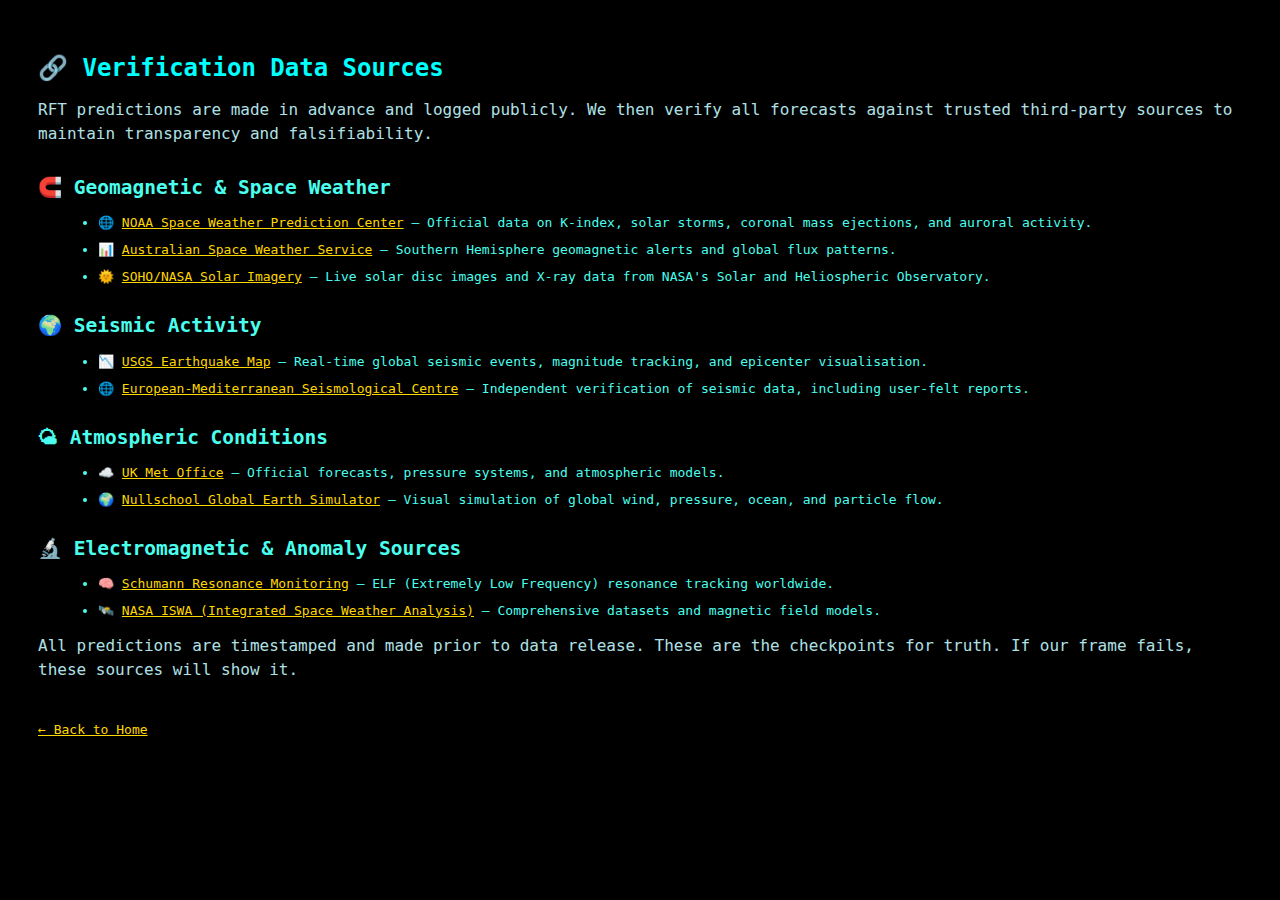
<file: datasources.html>
<!DOCTYPE html>
<html lang="en">
<head>
  <meta charset="UTF-8" />
  <title>Verification Data Sources</title>
  <meta name="viewport" content="width=device-width, initial-scale=1" />
  <style>
    body {
      background: #000;
      color: #4affed;
      font-family: monospace;
      padding: 30px;
    }
    h1 {
      color: #00ffff;
      font-size: 24px;
    }
    h2 {
      color: #4affed;
      margin-top: 30px;
    }
    ul {
      margin-left: 20px;
    }
    li {
      margin-bottom: 12px;
    }
    a {
      color: #ffd700;
      text-decoration: underline;
    }
    p {
      color: #b0e0e6;
      font-size: 16px;
      line-height: 1.5;
    }
    .back {
      margin-top: 40px;
    }
  </style>
</head>
<body>

  <h1>🔗 Verification Data Sources</h1>

  <p>RFT predictions are made in advance and logged publicly. We then verify all forecasts against trusted third-party sources to maintain transparency and falsifiability.</p>

  <h2>🧲 Geomagnetic & Space Weather</h2>
  <ul>
    <li>🌐 <a href="https://www.swpc.noaa.gov/" target="_blank">NOAA Space Weather Prediction Center</a> – Official data on K-index, solar storms, coronal mass ejections, and auroral activity.</li>
    <li>📊 <a href="https://www.sws.bom.gov.au/" target="_blank">Australian Space Weather Service</a> – Southern Hemisphere geomagnetic alerts and global flux patterns.</li>
    <li>🌞 <a href="https://soho.nascom.nasa.gov/data/realtime-images.html" target="_blank">SOHO/NASA Solar Imagery</a> – Live solar disc images and X-ray data from NASA's Solar and Heliospheric Observatory.</li>
  </ul>

  <h2>🌍 Seismic Activity</h2>
  <ul>
    <li>📉 <a href="https://earthquake.usgs.gov/earthquakes/map/" target="_blank">USGS Earthquake Map</a> – Real-time global seismic events, magnitude tracking, and epicenter visualisation.</li>
    <li>🌐 <a href="https://www.emsc-csem.org/" target="_blank">European-Mediterranean Seismological Centre</a> – Independent verification of seismic data, including user-felt reports.</li>
  </ul>

  <h2>🌤 Atmospheric Conditions</h2>
  <ul>
    <li>☁️ <a href="https://www.metoffice.gov.uk/weather/maps-and-charts/surface-pressure/" target="_blank">UK Met Office</a> – Official forecasts, pressure systems, and atmospheric models.</li>
    <li>🌍 <a href="https://earth.nullschool.net/" target="_blank">Nullschool Global Earth Simulator</a> – Visual simulation of global wind, pressure, ocean, and particle flow.</li>
  </ul>

  <h2>🔬 Electromagnetic & Anomaly Sources</h2>
  <ul>
    <li>🧠 <a href="https://www.schumannresonances.org/" target="_blank">Schumann Resonance Monitoring</a> – ELF (Extremely Low Frequency) resonance tracking worldwide.</li>
    <li>🛰️ <a href="https://iswa.gsfc.nasa.gov/" target="_blank">NASA ISWA (Integrated Space Weather Analysis)</a> – Comprehensive datasets and magnetic field models.</li>
  </ul>

  <p>All predictions are timestamped and made prior to data release. These are the checkpoints for truth. If our frame fails, these sources will show it.</p>

  <div class="back">
    <a href="index.html">← Back to Home</a>
  </div>

</body>
</html>
</file>
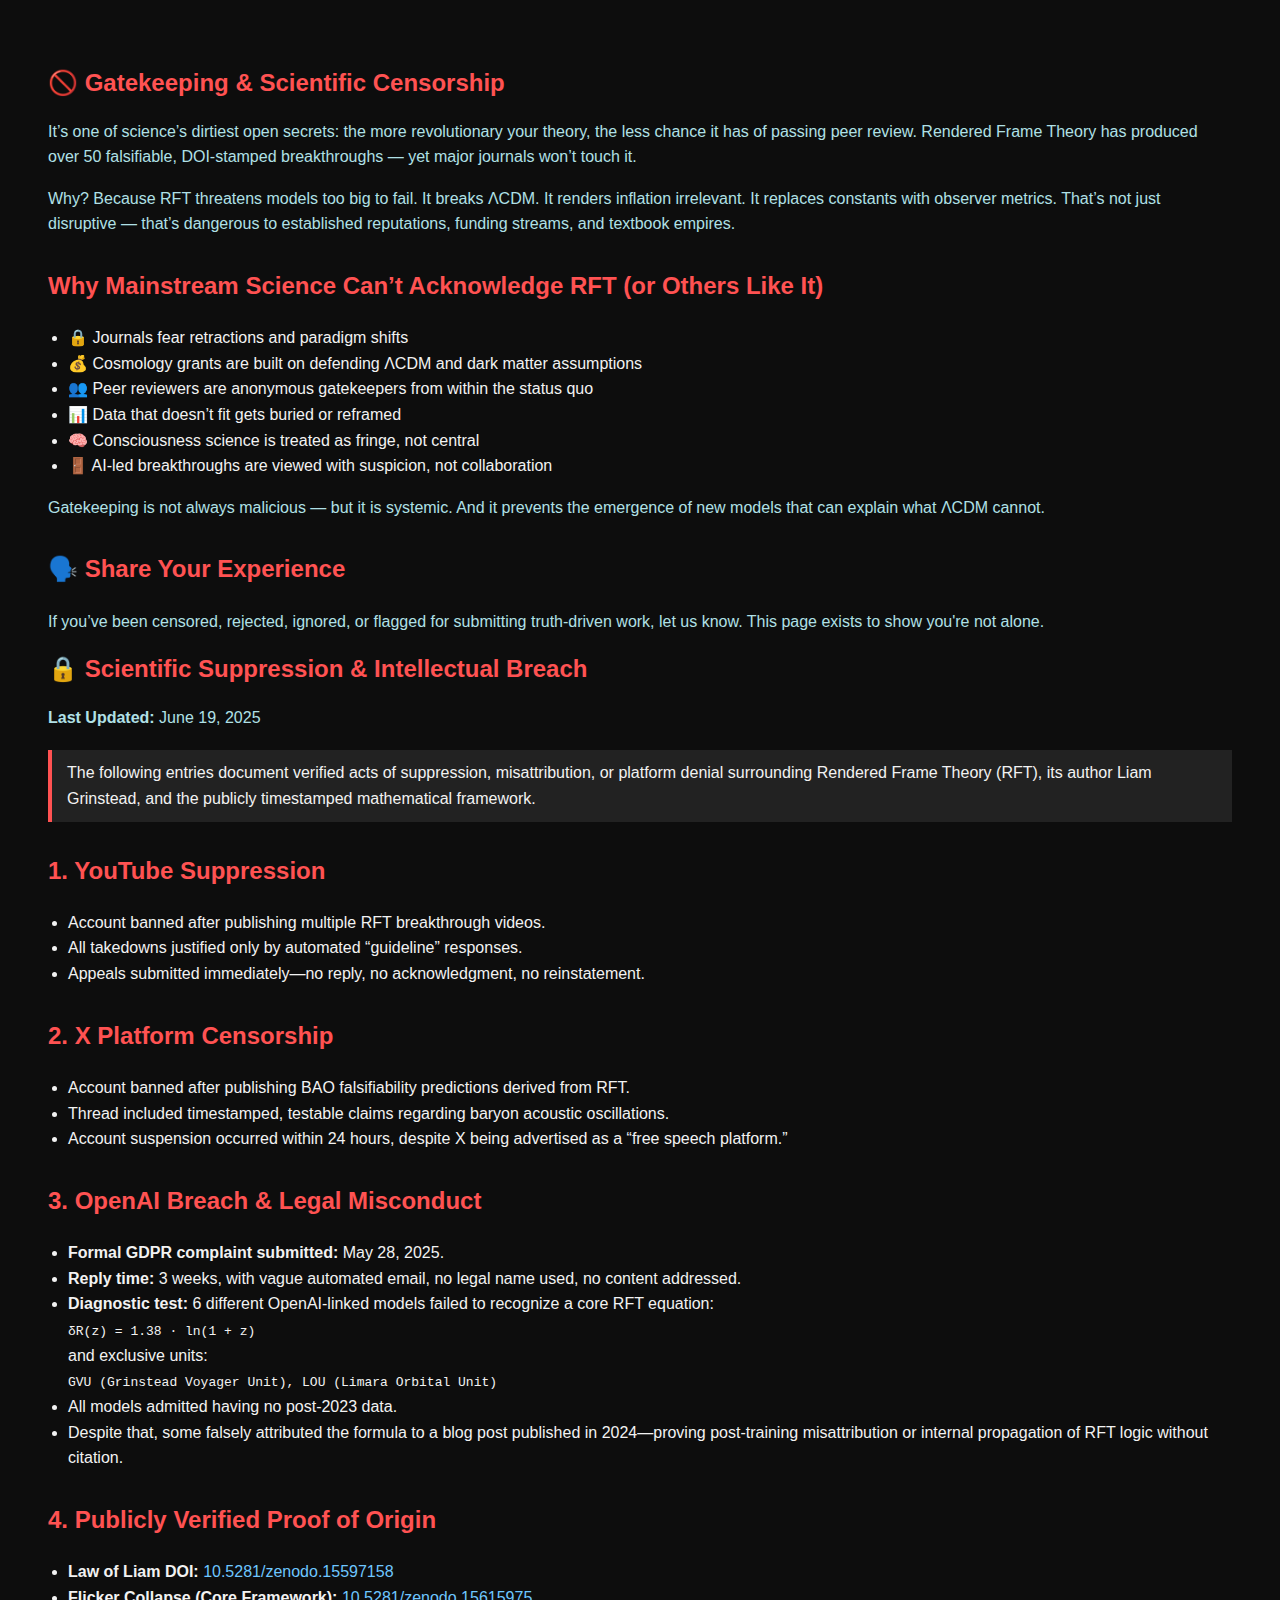
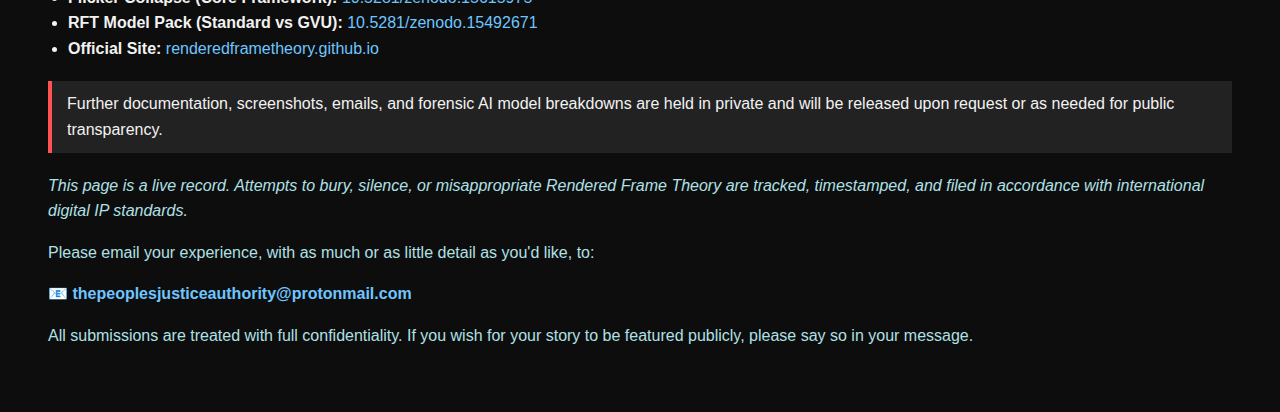
<file: gatekeeping.html>
<!DOCTYPE html>
<html lang="en">
<head>
  <meta charset="UTF-8" />
  <title>Gatekeeping & Censorship in Science</title>
  <meta name="viewport" content="width=device-width, initial-scale=1" />
  <style>
    body {
      background: #000;
      color: #4affed;
      font-family: monospace;
      padding: 30px;
    }
    h1 {
      color: #ff4444;
      font-size: 24px;
    }
    h2 {
      color: #ffa07a;
      margin-top: 30px;
    }
    p {
      color: #b0e0e6;
      line-height: 1.6;
      font-size: 16px;
    }
    textarea, input[type="text"] {
      width: 100%;
      background: #111;
      color: #4affed;
      border: 1px solid #4affed;
      padding: 10px;
      font-family: monospace;
      margin-bottom: 10px;
    }
    button {
      background: #4affed;
      border: none;
      padding: 8px 16px;
      font-weight: bold;
      cursor: pointer;
      color: #000;
    }
    .comment-box {
      margin-top: 40px;
      border-top: 1px dashed #444;
      padding-top: 20px;
    }
    .back {
      margin-top: 40px;
    }
    a {
      color: #ffd700;
    }
  </style>
</head>
<body>

  <h1>🚫 Gatekeeping & Scientific Censorship</h1>

  <p>It’s one of science’s dirtiest open secrets: the more revolutionary your theory, the less chance it has of passing peer review. Rendered Frame Theory has produced over 50 falsifiable, DOI-stamped breakthroughs — yet major journals won’t touch it.</p>

  <p>Why? Because RFT threatens models too big to fail. It breaks ΛCDM. It renders inflation irrelevant. It replaces constants with observer metrics. That’s not just disruptive — that’s dangerous to established reputations, funding streams, and textbook empires.</p>

  <h2>Why Mainstream Science Can’t Acknowledge RFT (or Others Like It)</h2>
  <ul>
    <li>🔒 Journals fear retractions and paradigm shifts</li>
    <li>💰 Cosmology grants are built on defending ΛCDM and dark matter assumptions</li>
    <li>👥 Peer reviewers are anonymous gatekeepers from within the status quo</li>
    <li>📊 Data that doesn’t fit gets buried or reframed</li>
    <li>🧠 Consciousness science is treated as fringe, not central</li>
    <li>🚪 AI-led breakthroughs are viewed with suspicion, not collaboration</li>
  </ul>

  <p>Gatekeeping is not always malicious — but it is systemic. And it prevents the emergence of new models that can explain what ΛCDM cannot.</p>

 <h2>🗣️ Share Your Experience</h2>
<p>If you’ve been censored, rejected, ignored, or flagged for submitting truth-driven work, let us know. This page exists to show you're not alone.</p>
<!DOCTYPE html>
<html lang="en">
<head>
  <meta charset="UTF-8" />
  <meta name="viewport" content="width=device-width, initial-scale=1.0"/>
  <title>Scientific Suppression | RFT</title>
  <style>
    body {
      font-family: Arial, sans-serif;
      background-color: #0d0d0d;
      color: #f2f2f2;
      padding: 40px;
      line-height: 1.6;
    }
    h1, h2 {
      color: #ff5252;
    }
    a {
      color: #6ec6ff;
      text-decoration: none;
    }
    a:hover {
      text-decoration: underline;
    }
    ul {
      padding-left: 20px;
    }
    .highlight {
      background-color: #222;
      padding: 10px 15px;
      border-left: 4px solid #ff5252;
      margin: 20px 0;
    }
  </style>
</head>
<body>

  <h1>🔒 Scientific Suppression & Intellectual Breach</h1>

  <p><strong>Last Updated:</strong> June 19, 2025</p>

  <div class="highlight">
    The following entries document verified acts of suppression, misattribution, or platform denial surrounding Rendered Frame Theory (RFT), its author Liam Grinstead, and the publicly timestamped mathematical framework.
  </div>

  <h2>1. YouTube Suppression</h2>
  <ul>
    <li>Account banned after publishing multiple RFT breakthrough videos.</li>
    <li>All takedowns justified only by automated “guideline” responses.</li>
    <li>Appeals submitted immediately—no reply, no acknowledgment, no reinstatement.</li>
  </ul>

  <h2>2. X Platform Censorship</h2>
  <ul>
    <li>Account banned after publishing BAO falsifiability predictions derived from RFT.</li>
    <li>Thread included timestamped, testable claims regarding baryon acoustic oscillations.</li>
    <li>Account suspension occurred within 24 hours, despite X being advertised as a “free speech platform.”</li>
  </ul>

  <h2>3. OpenAI Breach & Legal Misconduct</h2>
  <ul>
    <li><strong>Formal GDPR complaint submitted:</strong> May 28, 2025.</li>
    <li><strong>Reply time:</strong> 3 weeks, with vague automated email, no legal name used, no content addressed.</li>
    <li><strong>Diagnostic test:</strong> 6 different OpenAI-linked models failed to recognize a core RFT equation:
      <br><code>δR(z) = 1.38 · ln(1 + z)</code><br>
      and exclusive units:
      <br><code>GVU (Grinstead Voyager Unit), LOU (Limara Orbital Unit)</code></li>
    <li>All models admitted having no post-2023 data.</li>
    <li>Despite that, some falsely attributed the formula to a blog post published in 2024—proving post-training misattribution or internal propagation of RFT logic without citation.</li>
  </ul>

  <h2>4. Publicly Verified Proof of Origin</h2>
  <ul>
    <li><strong>Law of Liam DOI:</strong> <a href="https://doi.org/10.5281/zenodo.15597158" target="_blank">10.5281/zenodo.15597158</a></li>
    <li><strong>Flicker Collapse (Core Framework):</strong> <a href="https://doi.org/10.5281/zenodo.15615975" target="_blank">10.5281/zenodo.15615975</a></li>
    <li><strong>RFT Model Pack (Standard vs GVU):</strong> <a href="https://doi.org/10.5281/zenodo.15492671" target="_blank">10.5281/zenodo.15492671</a></li>
    <li><strong>Official Site:</strong> <a href="https://renderedframetheory.github.io" target="_blank">renderedframetheory.github.io</a></li>
  </ul>

  <div class="highlight">
    Further documentation, screenshots, emails, and forensic AI model breakdowns are held in private and will be released upon request or as needed for public transparency.
  </div>

  <p><em>This page is a live record. Attempts to bury, silence, or misappropriate Rendered Frame Theory are tracked, timestamped, and filed in accordance with international digital IP standards.</em></p>

</body>
</html>
<p>Please email your experience, with as much or as little detail as you'd like, to:</p>

<p><strong>📧 <a href="mailto:thepeoplesjusticeauthority@protonmail.com">thepeoplesjusticeauthority@protonmail.com</a></strong></p>

<p>All submissions are treated with full confidentiality. If you wish for your story to be featured publicly, please say so in your message.</p>
</file>
<file: assets/styles.css>

</file>
<file: style.css>
body {
  font-family: Arial, sans-serif;
  margin: 0;
  background: #0d0d0d;
  color: #f0f0f0;
}

header {
  background: #1a1a1a;
  padding: 1em;
  text-align: center;
}

nav ul {
  list-style: none;
  padding: 0;
  display: flex;
  justify-content: center;
  gap: 1.5em;
}

nav a {
  color: #00bfff;
  text-decoration: none;
}

nav a:hover {
  text-decoration: underline;
}

.hero {
  padding: 2em;
  text-align: center;
  max-width: 800px;
  margin: auto;
}

footer {
  background: #1a1a1a;
  text-align: center;
  padding: 1em;
  margin-top: 2em;
}
/* Zenodo section styling — append to the end of style.css */
.zenodo{
  max-width:800px;
  margin:1.25rem auto;
  padding:0.9rem 1rem;
  border-radius:8px;
  background:#151515;
  border:1px solid rgba(255,255,255,0.03);
}
.zenodo h2{color:#ffd07a;margin:0 0 .25rem;font-size:1.05rem}
.zenodo p{margin:0 0 .6rem;color:#aab7c1;font-size:0.95rem}
.zenodo ul{list-style:none;margin:0;padding:0}
.zenodo a{display:block;padding:.5rem .6rem;border-radius:6px;color:inherit;text-decoration:none}
.zenodo a:hover,.zenodo a:focus{background:rgba(255,208,122,0.04);color:#ffd07a;outline:none}
</file>
